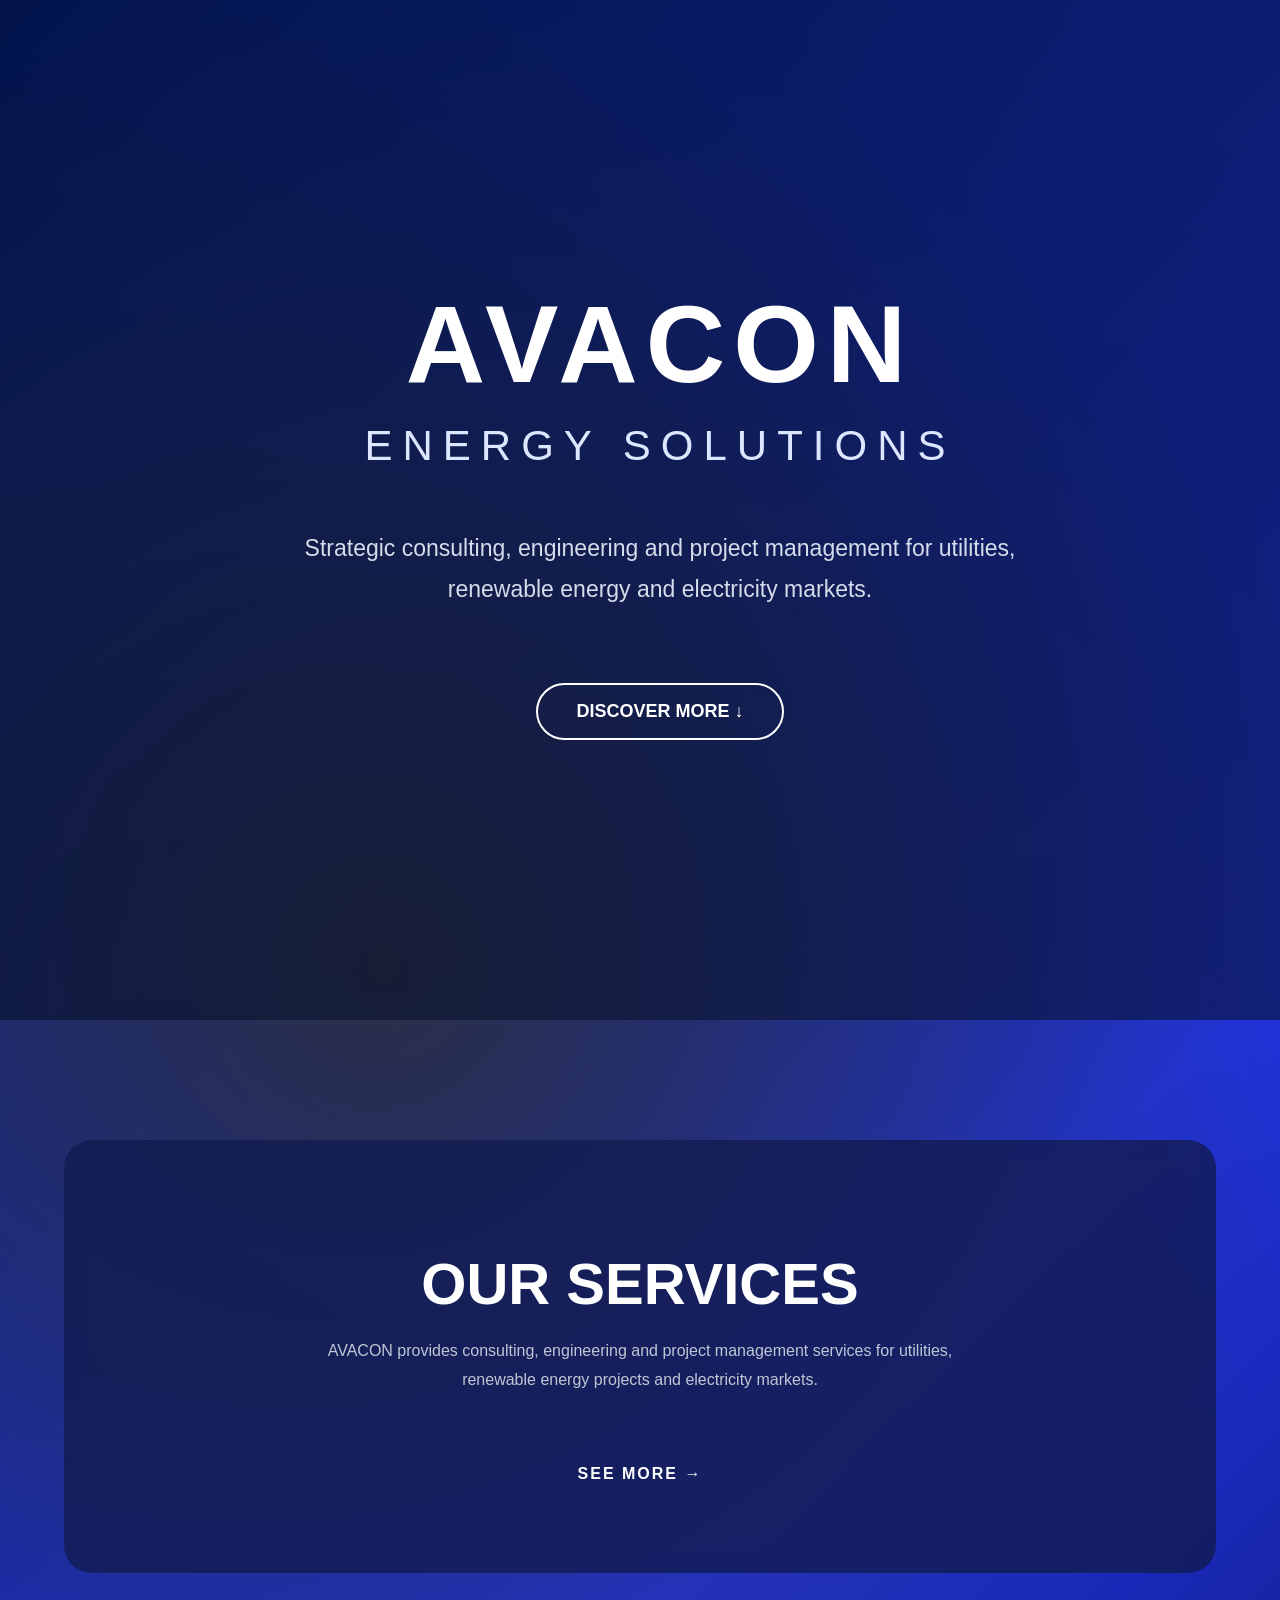
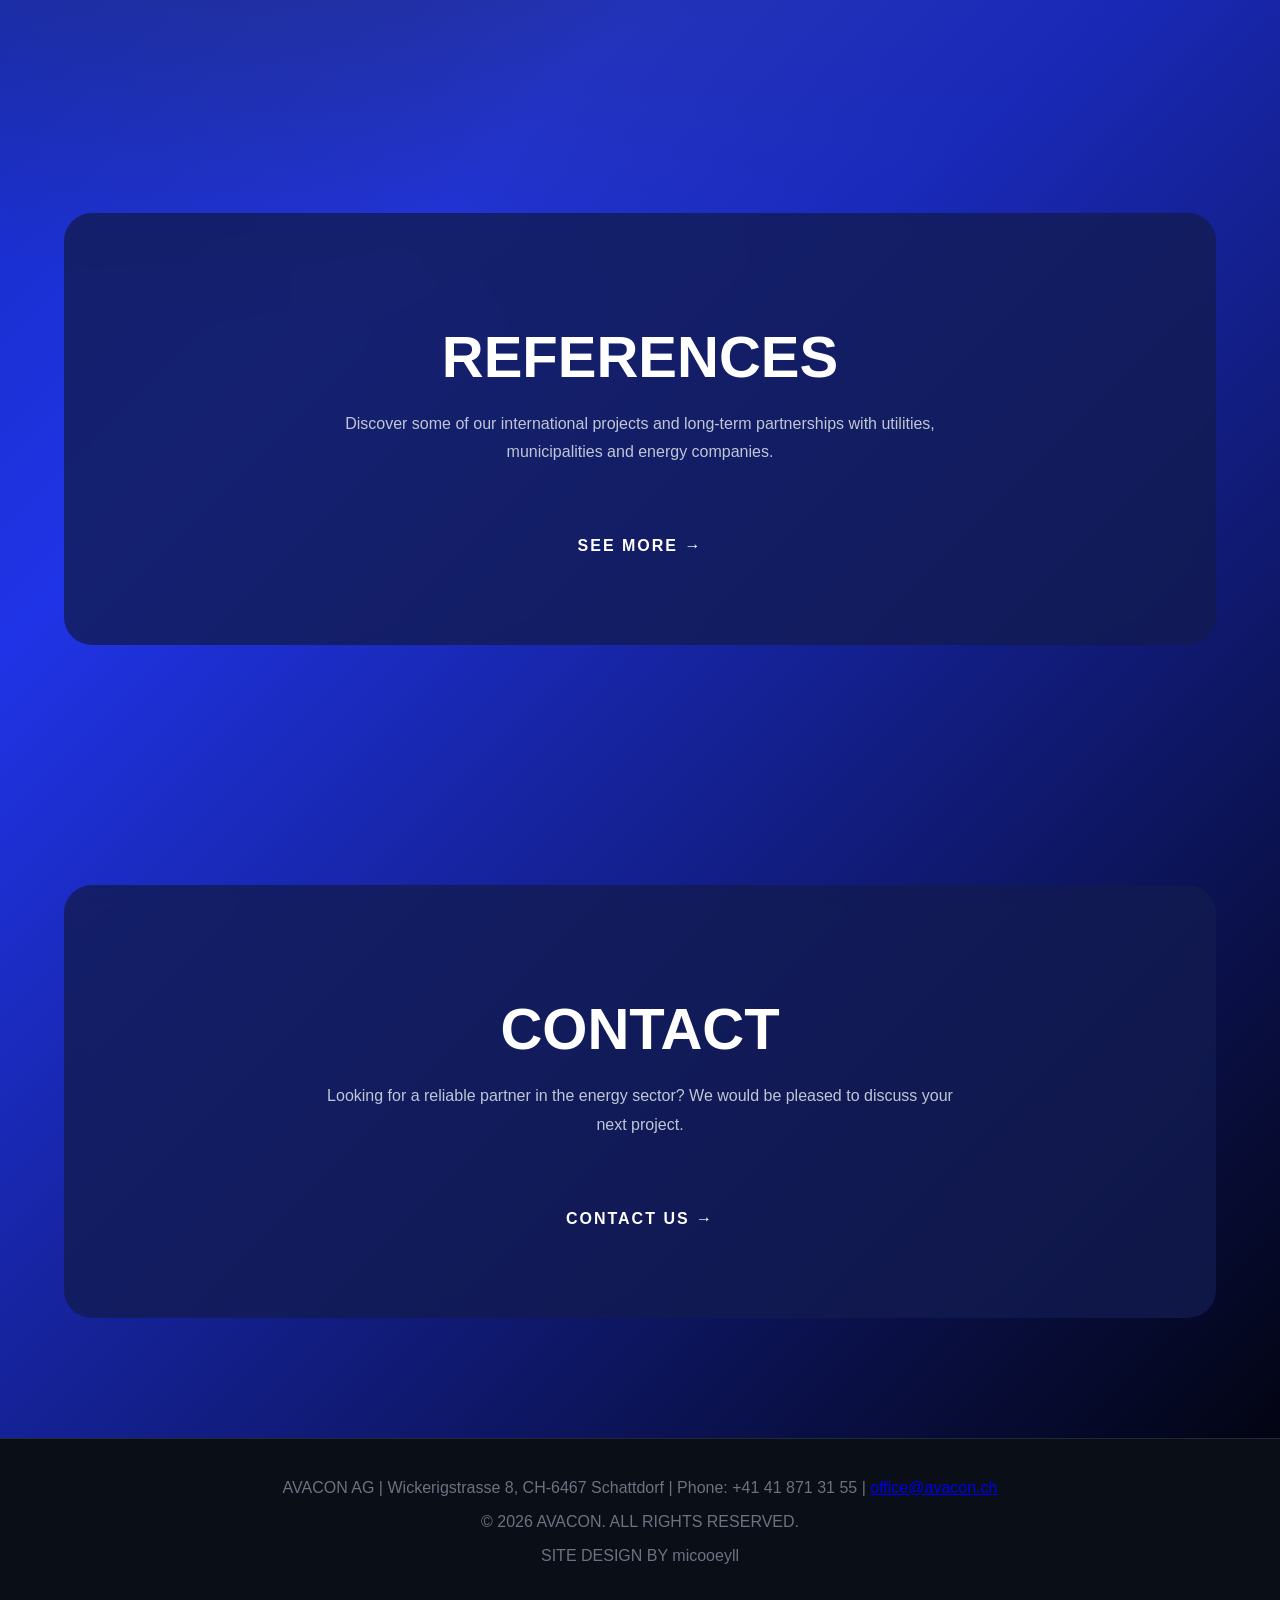
<file: index.html>
<!DOCTYPE html>
<html lang="en">

<head>
    <meta charset="UTF-8">
    <meta name="viewport" content="width=device-width, initial-scale=1.0">
    <title>AVACON | Home</title>
    <link rel="stylesheet" href="style.css">
    <link rel="icon" type="image/png" href="images/logo 2.png">
</head>

<body class="home-page">

<header>

    <div class="logo-container">
        <img src="images/logo.png" class="logo" alt="AVACON Logo">
    </div>

    <nav class="navbar">

        <ul class="nav-links">
            <li><a class="active" href="index.html">Home</a></li>
            <li><a href="services.html">Our Services</a></li>
            <li><a href="references.html">References</a></li>
            <li><a href="contact.html">Contact</a></li>
        </ul>

    </nav>

    <div class="lang-switcher">
        <a href="index.html" class="active">EN</a>
        <a href="indexde.html">DE</a>
    </div>

</header>


<main>

<!-- ================= HERO ================= -->

<section class="hero">

    <!-- Background Video -->
    <video class="hero-video" autoplay muted loop playsinline>
        <source src="images/avacon.mp4" type="video/mp4">
        Your browser does not support the video tag.
    </video>

    <!-- Dark Overlay -->
    <div class="hero-overlay"></div>

    <!-- Hero Content -->
    <div class="hero-content">

        <h1>AVACON</h1>

        <h2>ENERGY SOLUTIONS</h2>

        <p>
            Strategic consulting, engineering and project management
            for utilities, renewable energy and electricity markets.
        </p>

        <a href="#services-preview" class="scroll-btn">
            DISCOVER MORE ↓
        </a>
    </div>

</section>



<!-- ================= SERVICES ================= -->

<section id="services-preview" class="home-services reveal">

    <div class="preview-box">



        <h2>OUR SERVICES</h2>

        <p>
            AVACON provides consulting, engineering and project management
            services for utilities, renewable energy projects and electricity
            markets.
        </p>

        <a href="services.html">
            SEE MORE →
        </a>

    </div>

</section>


<!-- ================= REFERENCES ================= -->

<section id="references-preview" class="home-references reveal">

    <div class="preview-box">



        <h2>REFERENCES</h2>

        <p>
            Discover some of our international projects and long-term
            partnerships with utilities, municipalities and energy companies.
        </p>

        <a href="references.html">
            SEE MORE →
        </a>

    </div>

</section>



<!-- ================= CONTACT ================= -->

<section id="contact-preview" class="home-contact reveal">

    <div class="preview-box">



        <h2>CONTACT</h2>

        <p>
            Looking for a reliable partner in the energy sector?
            We would be pleased to discuss your next project.
        </p>

        <a href="contact.html">
            CONTACT US →
        </a>

    </div>

</section>

</main>

<footer>

    <div class="footer-content">

        <span>AVACON AG</span>
        <span>|</span>
        <span>Wickerigstrasse 8, CH-6467 Schattdorf</span>
        <span>|</span>
        <span>Phone: +41 41 871 31 55</span>
        <span>|</span>
        <span>
            <a href="mailto:office@avacon.ch">
                office@avacon.ch
            </a>
        </span>

    </div>

    <div class="footer-bottom">

        <p>© 2026 AVACON. ALL RIGHTS RESERVED.</p>

        <p>SITE DESIGN BY micooeyll</p>

    </div>

</footer>

<script src="script.js"></script>

</body>

</html>
</file>
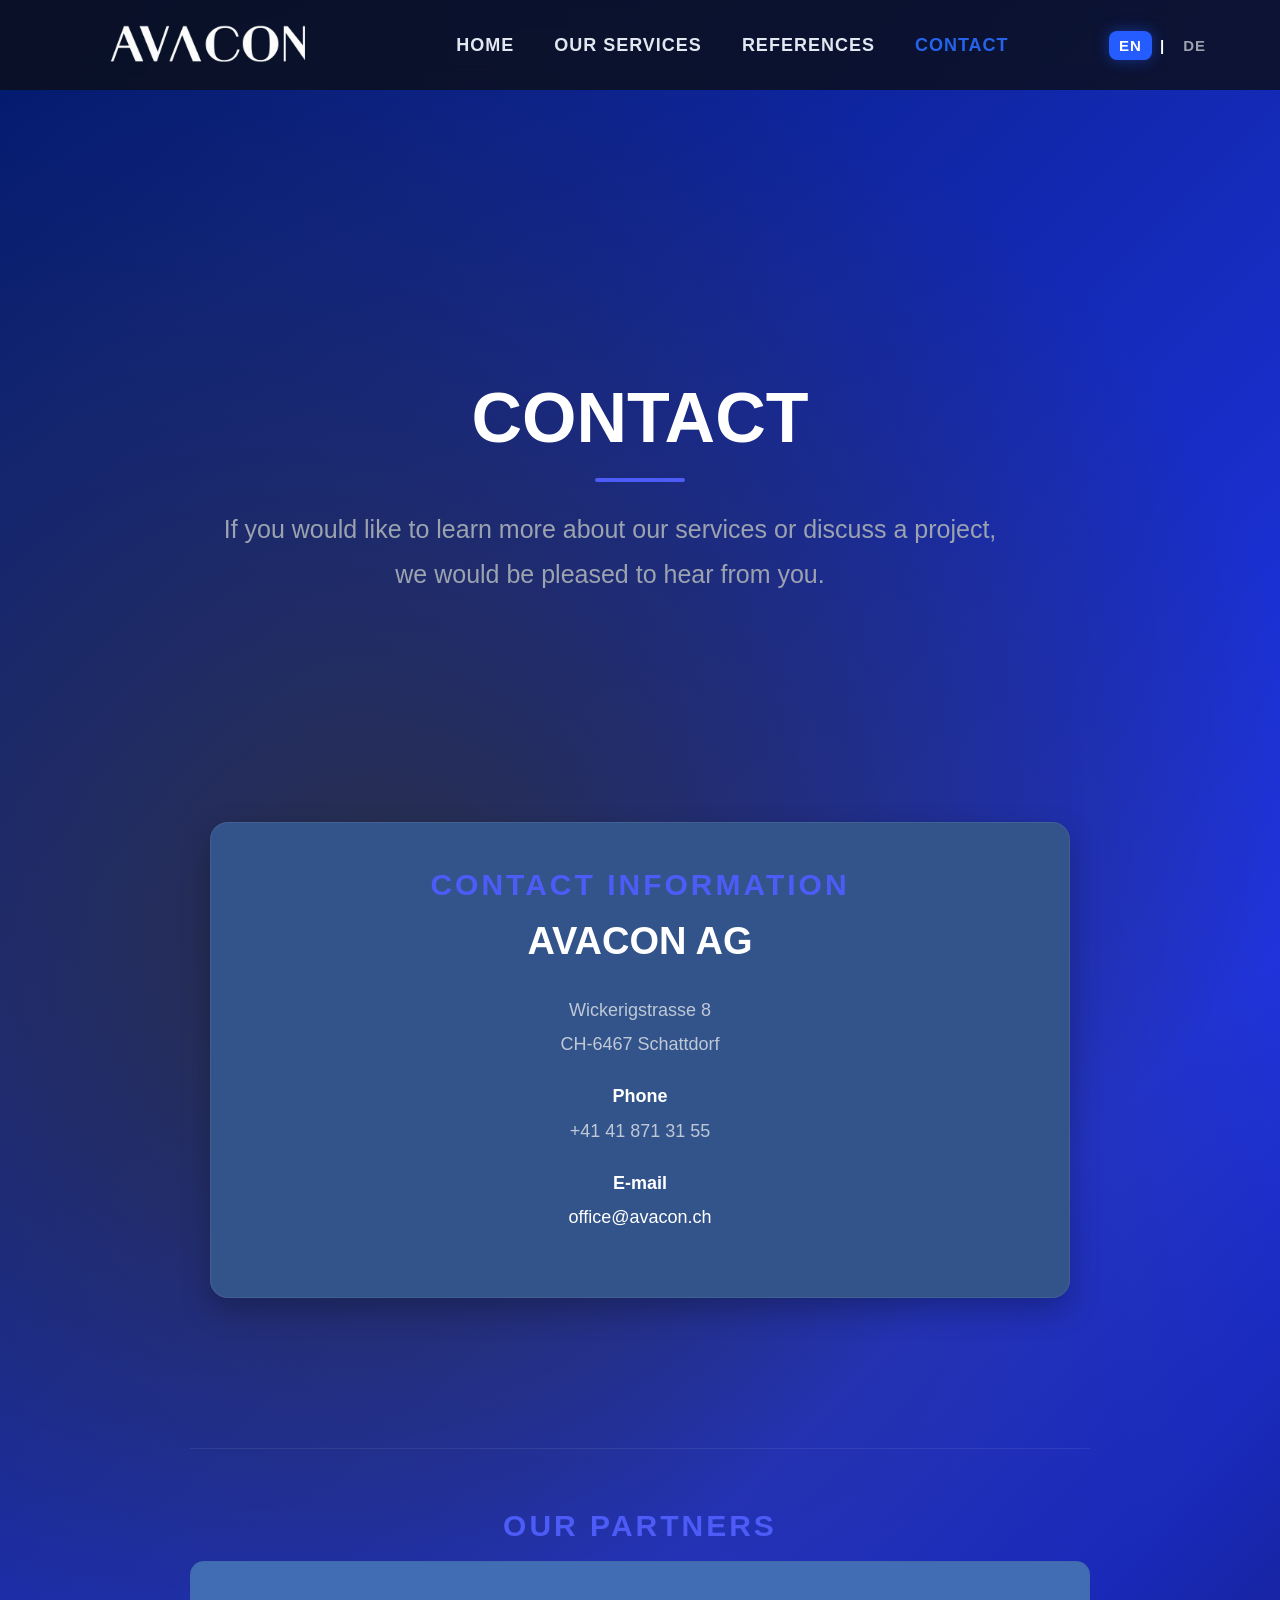
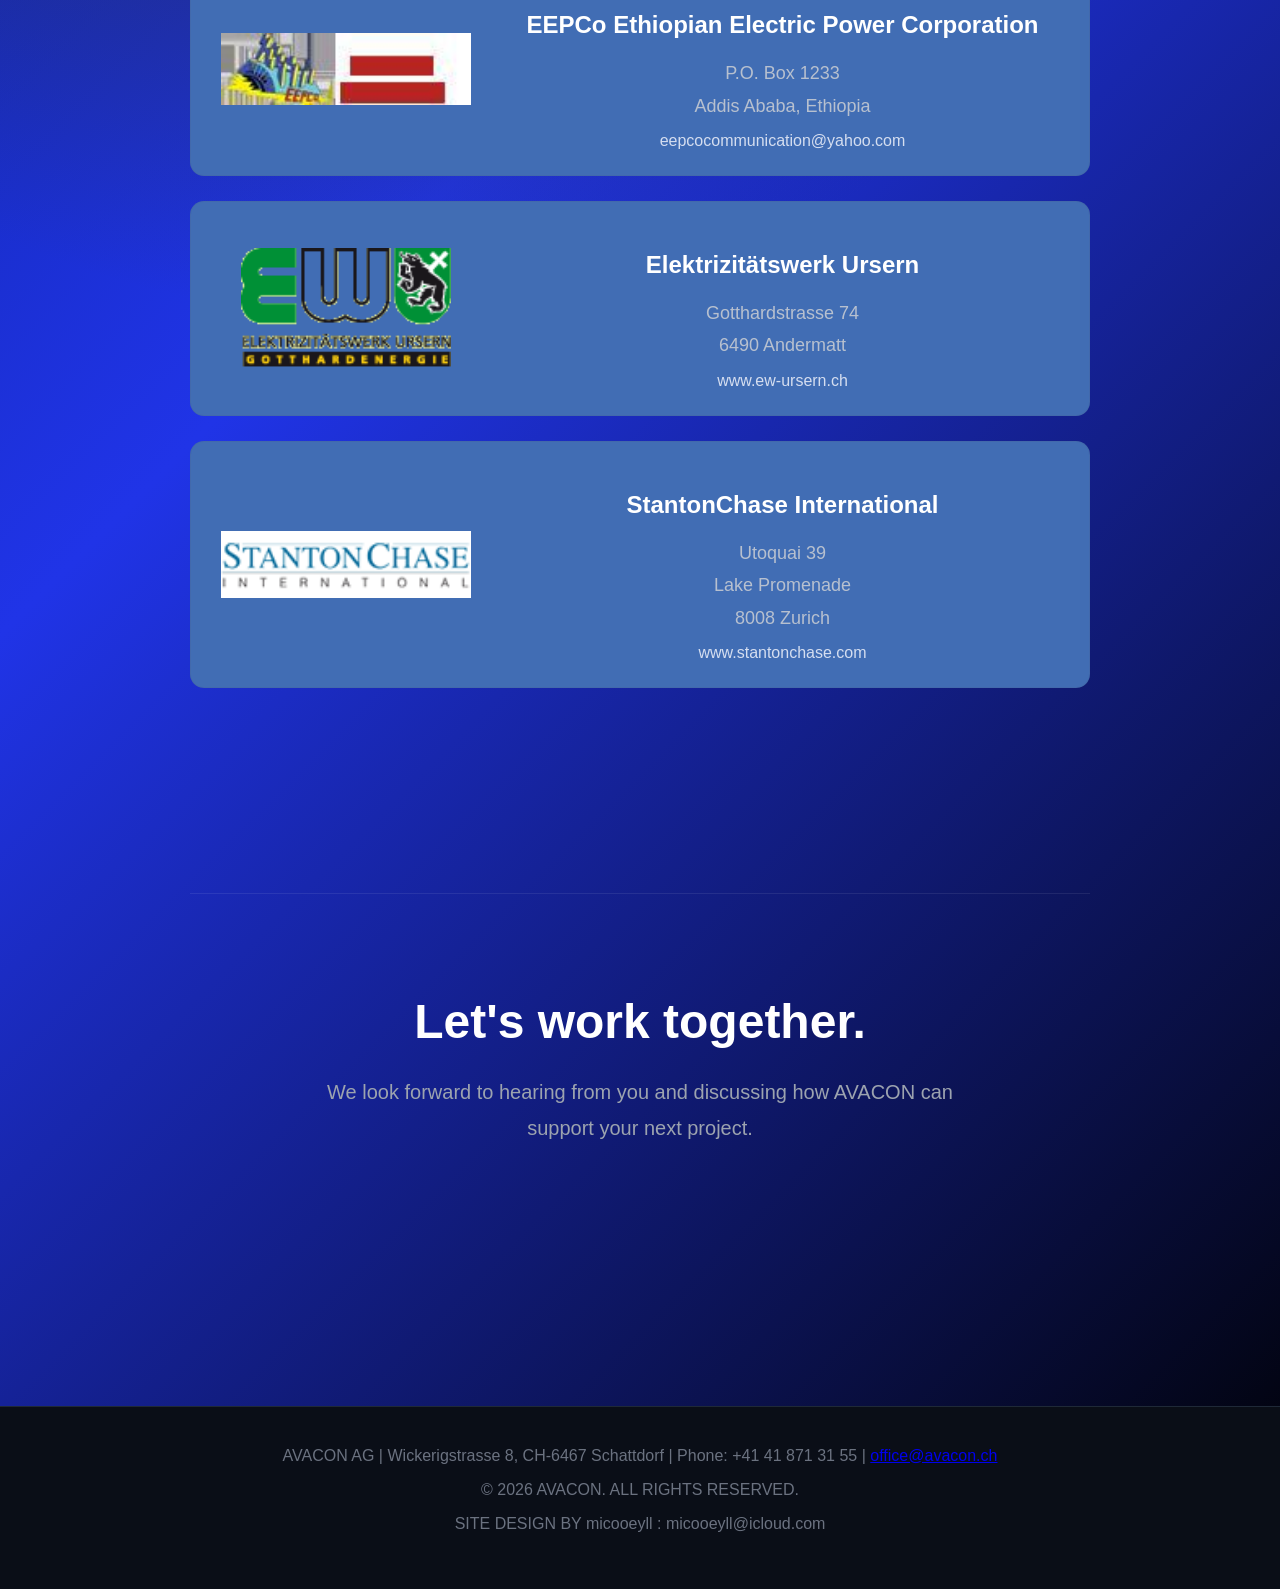
<file: contact.html>
<!DOCTYPE html>
<html lang="en">

<head>
    <meta charset="UTF-8">
    <meta name="viewport" content="width=device-width, initial-scale=1.0">
    <title>AVACON | Contact</title>
    <link rel="stylesheet" href="style.css">
    <link rel="icon" type="image/png" href="images/logo 2.png">
</head>

<body>

<header>

    <div class="logo-container">
        <img src="images/logo.png" class="logo" alt="Logo">
    </div>

    <nav class="navbar">
        <div class="menu-toggle" id="menu-toggle">&#9776;</div>

        <ul class="nav-links" id="nav-links">
            <li><a href="index.html">Home</a></li>
            <li><a href="services.html">Our Services</a></li>
            <li><a href="references.html">References</a></li>
            <li><a href="contact.html" class="active">Contact</a></li>
        </ul>
    </nav>

    <div class="lang-switcher">
        <a href="contact.html" class="active">EN</a> |
        <a href="contactde.html">DE</a>
    </div>

</header>


<main class="contact-page">

    <!-- HERO -->

    <section class="contact-hero">

        <h1 class="contact-title">
            CONTACT
        </h1>

        <div class="title-underline"></div>

        <p class="contact-subtitle">
            If you would like to learn more about our services or discuss a project,
            we would be pleased to hear from you.
        </p>

    </section>


    <!-- CONTACT -->

    <section class="contact-grid">

        <div class="contact-card">

            <span class="contact-label">CONTACT INFORMATION</span>

            <h2>AVACON AG</h2>

            <p>
                Wickerigstrasse 8<br>
                CH-6467 Schattdorf
            </p>

            <p>
                <strong>Phone</strong><br>
                +41 41 871 31 55
            </p>

            <p>
                <strong>E-mail</strong><br>
                <a href="mailto:office@avacon.ch">office@avacon.ch</a>
            </p>

        </div>

    </section>


    <!-- PARTNERS -->

    <section class="contact-section">

        <span class="contact-label">OUR PARTNERS</span>

        <div class="partner-card">

            <div class="partner-logo">
                <img src="images/link1.jpg" alt="EEPCo">
            </div>

            <div class="partner-content">

                <h3>EEPCo Ethiopian Electric Power Corporation</h3>

                <p>
                    P.O. Box 1233<br>
                    Addis Ababa, Ethiopia
                </p>

                <a href="mailto:eepcocommunication@yahoo.com">
                    eepcocommunication@yahoo.com
                </a>

            </div>

        </div>


        <div class="partner-card">

            <div class="partner-logo">
                <img src="images/link2.gif" alt="EW Ursern">
            </div>

            <div class="partner-content">

                <h3>Elektrizitätswerk Ursern</h3>

                <p>
                    Gotthardstrasse 74<br>
                    6490 Andermatt
                </p>

                <a href="https://www.ew-ursern.ch">
                    www.ew-ursern.ch
                </a>

            </div>

        </div>


        <div class="partner-card">

            <div class="partner-logo">
                <img src="images/link3.gif" alt="Stanton Chase">
            </div>

            <div class="partner-content">

                <h3>StantonChase International</h3>

                <p>
                    Utoquai 39<br>
                    Lake Promenade<br>
                    8008 Zurich
                </p>

                <a href="https://www.stantonchase.com">
                    www.stantonchase.com
                </a>

            </div>

        </div>

    </section>


    <!-- BOTTOM -->

    <section class="contact-bottom">

        <h2>Let's work together.</h2>

        <p>
            We look forward to hearing from you and discussing how AVACON can support your next project.
        </p>

    </section>

</main>


<footer>

    <div class="footer-content">
        <span>AVACON AG</span>
        <span>|</span>
        <span>Wickerigstrasse 8, CH-6467 Schattdorf</span>
        <span>|</span>
        <span>Phone: +41 41 871 31 55</span>
        <span>|</span>
        <span><a href="mailto:office@avacon.ch">office@avacon.ch</a></span>
    </div>

    <div class="footer-bottom">
        <p>© 2026 AVACON. ALL RIGHTS RESERVED.</p>
        <p>SITE DESIGN BY micooeyll : micooeyll@icloud.com</p>
    </div>

</footer>

</body>
</html>
</file>
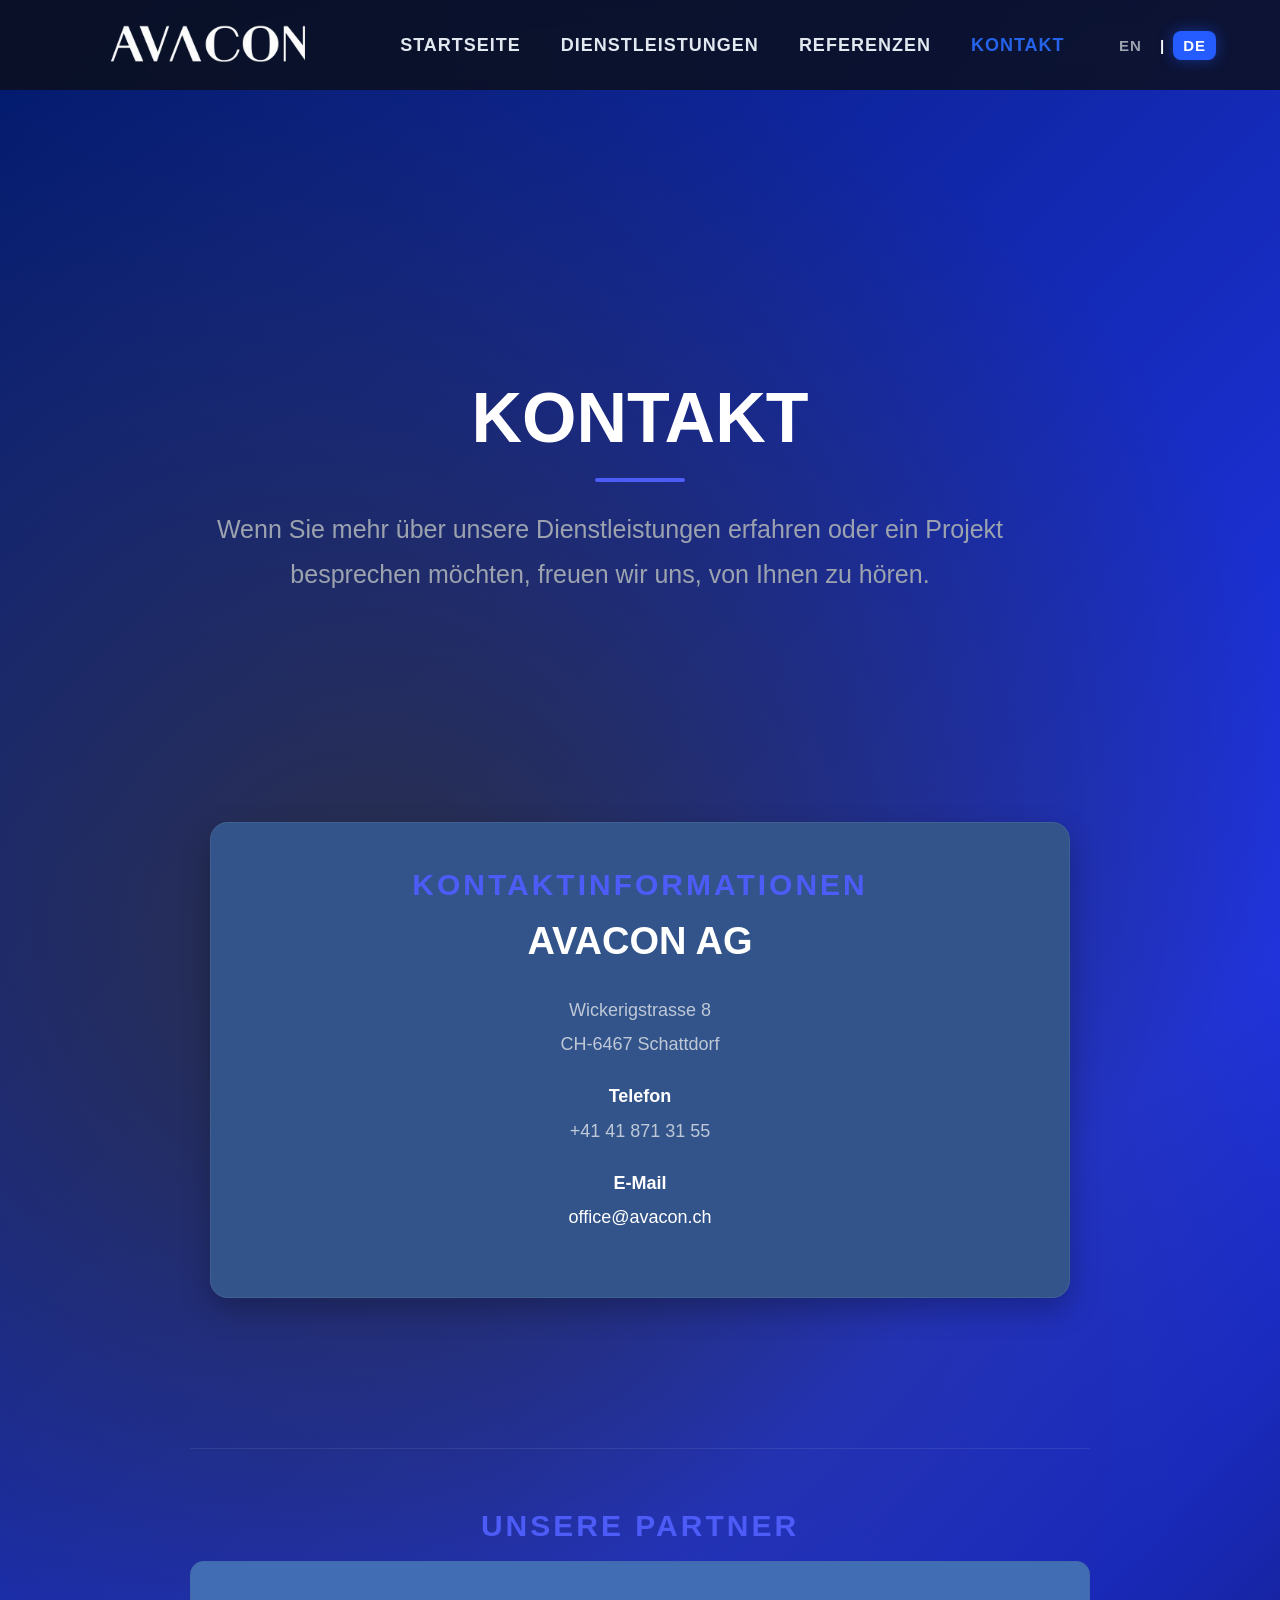
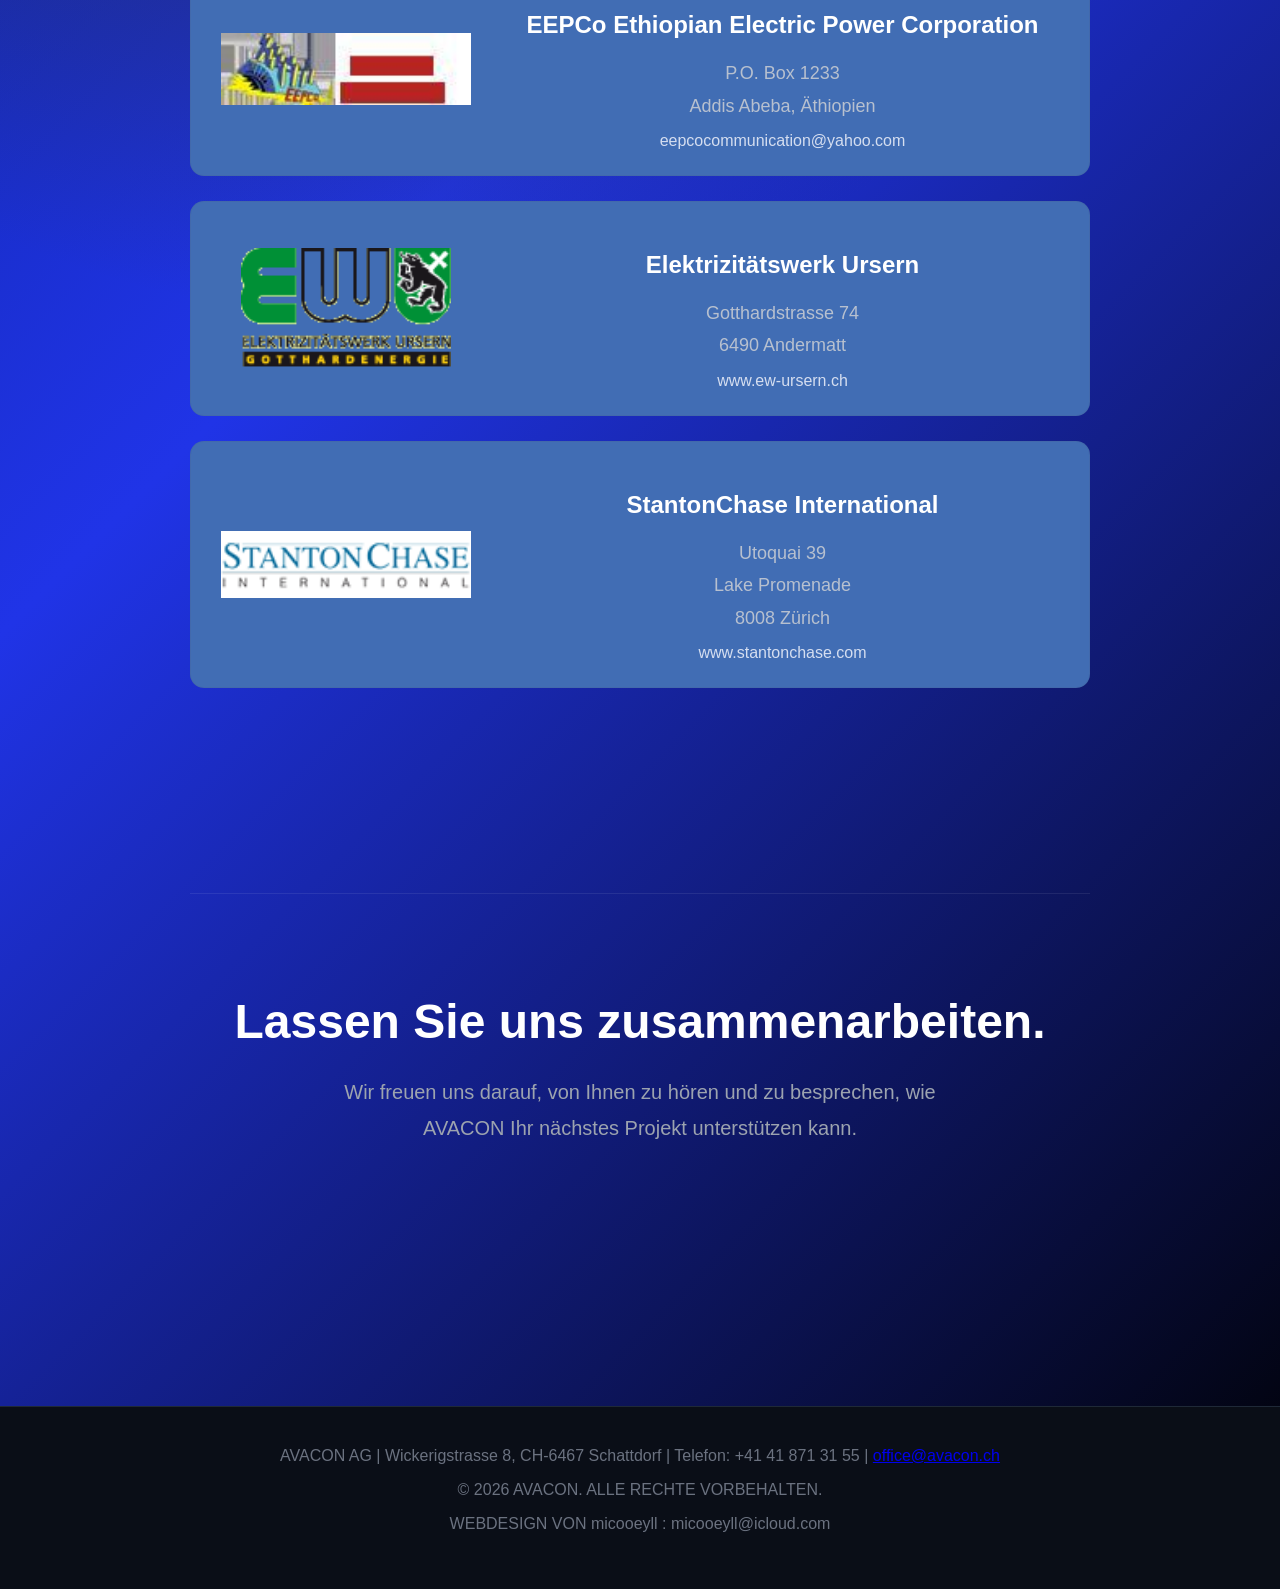
<file: contactde.html>
<!DOCTYPE html>
<html lang="de">

<head>
    <meta charset="UTF-8">
    <meta name="viewport" content="width=device-width, initial-scale=1.0">
    <title>AVACON | Kontakt</title>
    <link rel="stylesheet" href="style.css">
    <link rel="icon" type="image/png" href="images/logo 2.png">
</head>

<body>

<header>

    <div class="logo-container">
        <img src="images/logo.png" class="logo" alt="Logo">
    </div>

    <nav class="navbar">
        <div class="menu-toggle" id="menu-toggle">&#9776;</div>

        <ul class="nav-links" id="nav-links">
            <li><a href="indexde.html">Startseite</a></li>
            <li><a href="servicesde.html">Dienstleistungen</a></li>
            <li><a href="referencesde.html">Referenzen</a></li>
            <li><a href="contactde.html" class="active">Kontakt</a></li>
        </ul>
    </nav>

    <div class="lang-switcher">
        <a href="contact.html">EN</a> |
        <a href="contactde.html" class="active">DE</a>
    </div>

</header>


<main class="contact-page">

    <!-- HERO -->

    <section class="contact-hero">

        <h1 class="contact-title">
            KONTAKT
        </h1>

        <div class="title-underline"></div>

        <p class="contact-subtitle">
            Wenn Sie mehr über unsere Dienstleistungen erfahren oder ein Projekt besprechen möchten,
            freuen wir uns, von Ihnen zu hören.
        </p>

    </section>


    <!-- CONTACT -->

    <section class="contact-grid">

        <div class="contact-card">

            <span class="contact-label">KONTAKTINFORMATIONEN</span>

            <h2>AVACON AG</h2>

            <p>
                Wickerigstrasse 8<br>
                CH-6467 Schattdorf
            </p>

            <p>
                <strong>Telefon</strong><br>
                +41 41 871 31 55
            </p>

            <p>
                <strong>E-Mail</strong><br>
                <a href="mailto:office@avacon.ch">office@avacon.ch</a>
            </p>

        </div>

    </section>


    <!-- PARTNERS -->

    <section class="contact-section">

        <span class="contact-label">UNSERE PARTNER</span>

        <div class="partner-card">

            <div class="partner-logo">
                <img src="images/link1.jpg" alt="EEPCo">
            </div>

            <div class="partner-content">

                <h3>EEPCo Ethiopian Electric Power Corporation</h3>

                <p>
                    P.O. Box 1233<br>
                    Addis Abeba, Äthiopien
                </p>

                <a href="mailto:eepcocommunication@yahoo.com">
                    eepcocommunication@yahoo.com
                </a>

            </div>

        </div>


        <div class="partner-card">

            <div class="partner-logo">
                <img src="images/link2.gif" alt="EW Ursern">
            </div>

            <div class="partner-content">

                <h3>Elektrizitätswerk Ursern</h3>

                <p>
                    Gotthardstrasse 74<br>
                    6490 Andermatt
                </p>

                <a href="https://www.ew-ursern.ch">
                    www.ew-ursern.ch
                </a>

            </div>

        </div>


        <div class="partner-card">

            <div class="partner-logo">
                <img src="images/link3.gif" alt="Stanton Chase">
            </div>

            <div class="partner-content">

                <h3>StantonChase International</h3>

                <p>
                    Utoquai 39<br>
                    Lake Promenade<br>
                    8008 Zürich
                </p>

                <a href="https://www.stantonchase.com">
                    www.stantonchase.com
                </a>

            </div>

        </div>

    </section>


    <!-- BOTTOM -->

    <section class="contact-bottom">

        <h2>Lassen Sie uns zusammenarbeiten.</h2>

        <p>
            Wir freuen uns darauf, von Ihnen zu hören und zu besprechen, wie AVACON Ihr nächstes Projekt unterstützen kann.
        </p>

    </section>

</main>


<footer>

    <div class="footer-content">
        <span>AVACON AG</span>
        <span>|</span>
        <span>Wickerigstrasse 8, CH-6467 Schattdorf</span>
        <span>|</span>
        <span>Telefon: +41 41 871 31 55</span>
        <span>|</span>
        <span><a href="mailto:office@avacon.ch">office@avacon.ch</a></span>
    </div>

    <div class="footer-bottom">
        <p>© 2026 AVACON. ALLE RECHTE VORBEHALTEN.</p>
        <p>WEBDESIGN VON micooeyll : micooeyll@icloud.com</p>
    </div>

</footer>

</body>
</html>
</file>
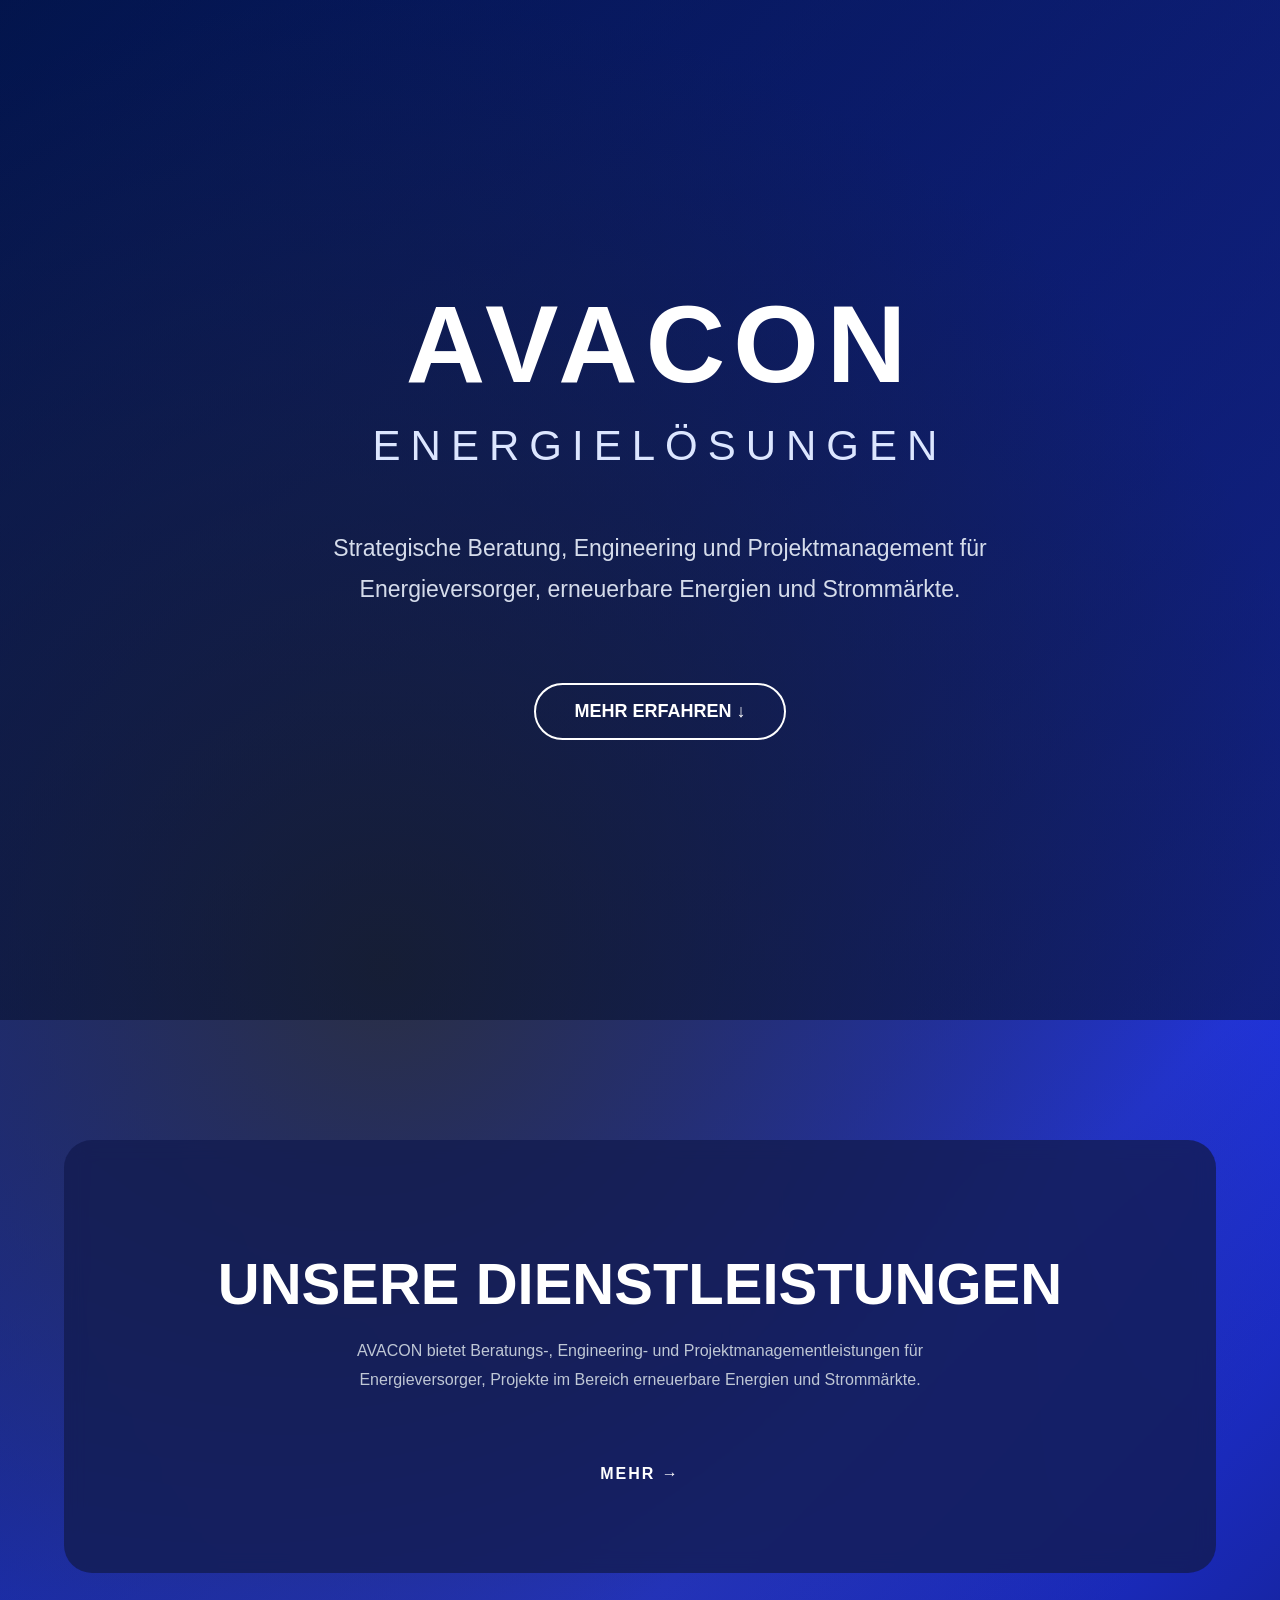
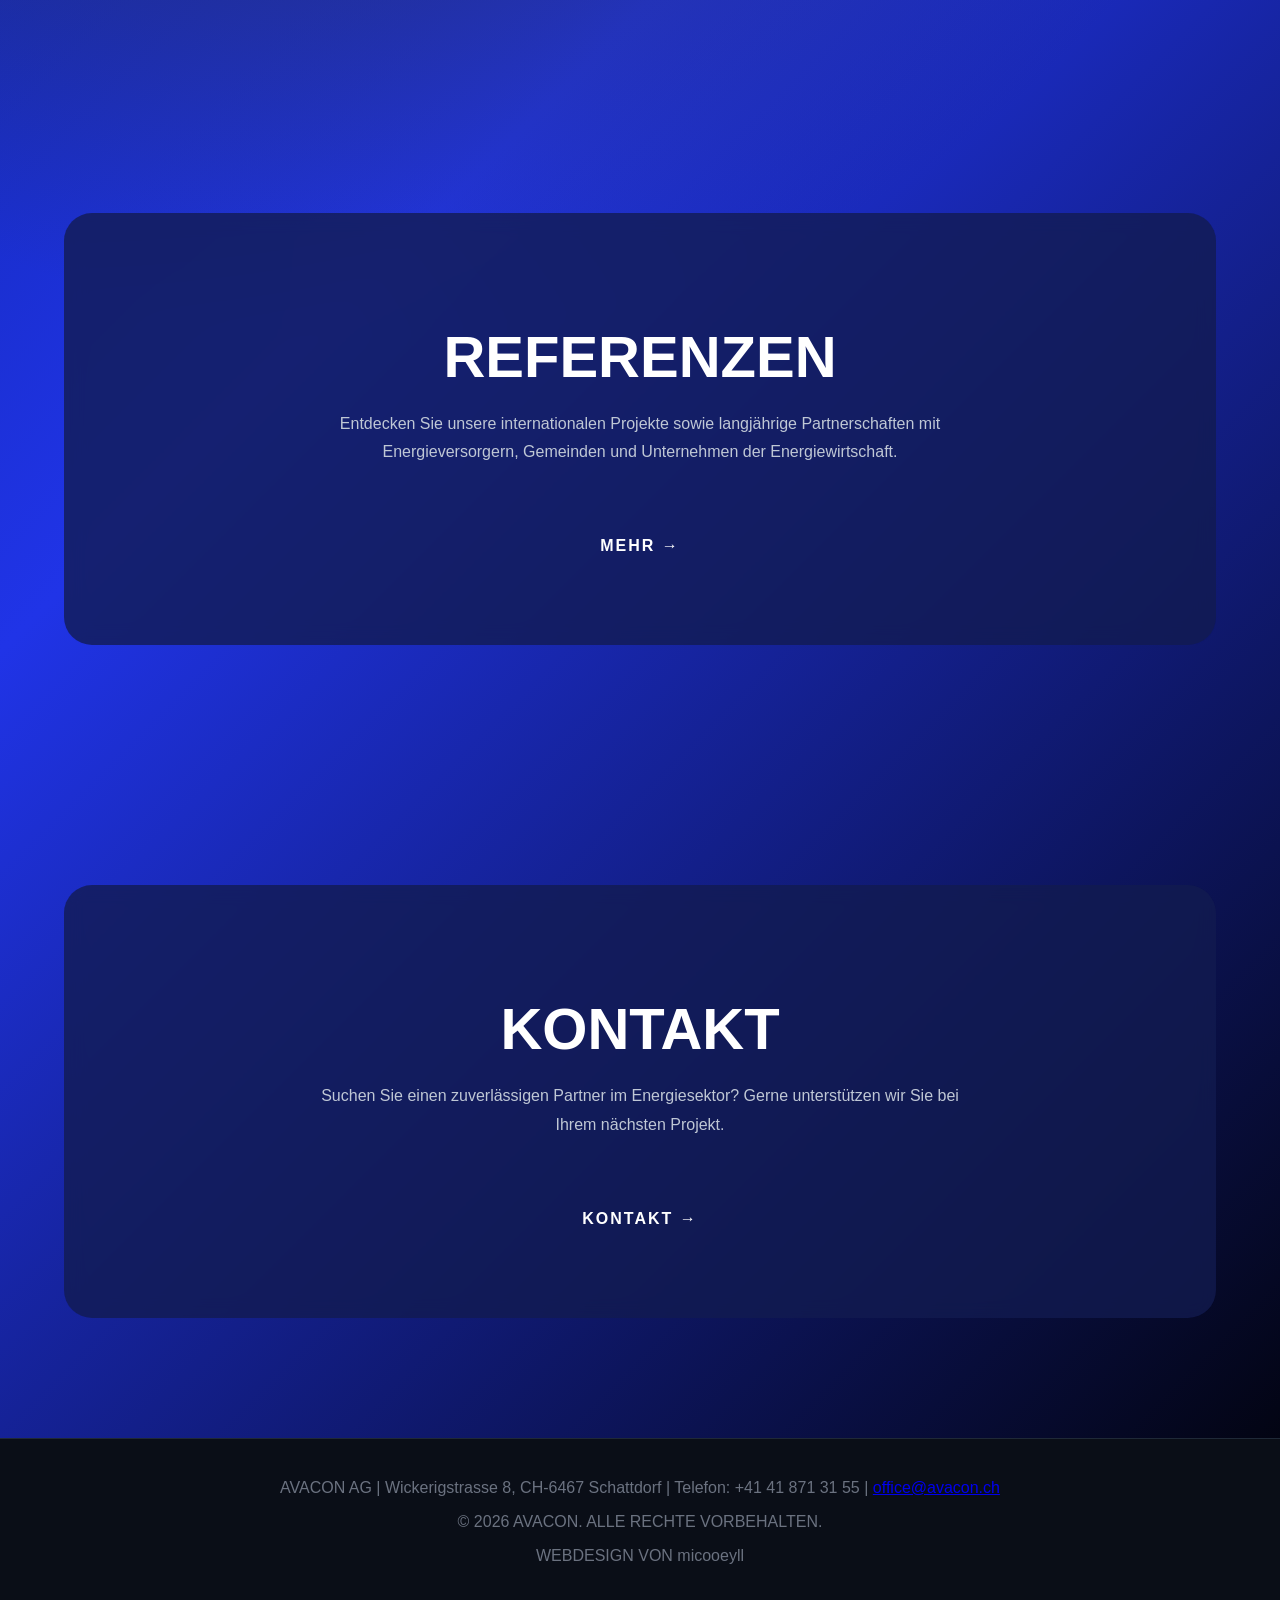
<file: indexde.html>
<!DOCTYPE html>
<html lang="de">

<head>
    <meta charset="UTF-8">
    <meta name="viewport" content="width=device-width, initial-scale=1.0">
    <title>AVACON | Startseite</title>
    <link rel="stylesheet" href="style.css">
    <link rel="icon" type="image/png" href="images/logo 2.png">
</head>

<body class="home-page">

<header>

    <div class="logo-container">
        <img src="images/logo.png" class="logo" alt="AVACON Logo">
    </div>

    <nav class="navbar">

        <ul class="nav-links">
            <li><a class="active" href="indexde.html">Startseite</a></li>
            <li><a href="servicesde.html">Dienstleistungen</a></li>
            <li><a href="referencesde.html">Referenzen</a></li>
            <li><a href="contactde.html">Kontakt</a></li>
        </ul>

    </nav>

    <div class="lang-switcher">
        <a href="index.html">EN</a>
        <a href="indexde.html" class="active">DE</a>
    </div>

</header>

<main>

<!-- ================= HERO ================= -->

<section class="hero">

    <video class="hero-video" autoplay muted loop playsinline>
        <source src="images/avacon.mp4" type="video/mp4">
        Ihr Browser unterstützt das Video-Tag nicht.
    </video>

    <div class="hero-overlay"></div>

    <div class="hero-content">

        <h1>AVACON</h1>

        <h2>ENERGIELÖSUNGEN</h2>

        <p>
            Strategische Beratung, Engineering und Projektmanagement
            für Energieversorger, erneuerbare Energien und Strommärkte.
        </p>

        <a href="#services-preview" class="scroll-btn">
            MEHR ERFAHREN ↓
        </a>

    </div>

</section>



<!-- ================= SERVICES ================= -->

<section id="services-preview" class="home-services reveal">

    <div class="preview-box">

        <h2>UNSERE DIENSTLEISTUNGEN</h2>

        <p>
            AVACON bietet Beratungs-, Engineering- und
            Projektmanagementleistungen für Energieversorger,
            Projekte im Bereich erneuerbare Energien
            und Strommärkte.
        </p>

        <a href="servicesde.html">
            MEHR →
        </a>

    </div>

</section>



<!-- ================= REFERENCES ================= -->

<section id="references-preview" class="home-references reveal">

    <div class="preview-box">

        <h2>REFERENZEN</h2>

        <p>
            Entdecken Sie unsere internationalen Projekte
            sowie langjährige Partnerschaften mit
            Energieversorgern, Gemeinden und Unternehmen
            der Energiewirtschaft.
        </p>

        <a href="referencesde.html">
            MEHR →
        </a>

    </div>

</section>



<!-- ================= CONTACT ================= -->

<section id="contact-preview" class="home-contact reveal">

    <div class="preview-box">

        <h2>KONTAKT</h2>

        <p>
            Suchen Sie einen zuverlässigen Partner
            im Energiesektor?
            Gerne unterstützen wir Sie
            bei Ihrem nächsten Projekt.
        </p>

        <a href="contactde.html">
            KONTAKT →
        </a>

    </div>

</section>

</main>

<footer>

    <div class="footer-content">

        <span>AVACON AG</span>
        <span>|</span>
        <span>Wickerigstrasse 8, CH-6467 Schattdorf</span>
        <span>|</span>
        <span>Telefon: +41 41 871 31 55</span>
        <span>|</span>
        <span>
            <a href="mailto:office@avacon.ch">
                office@avacon.ch
            </a>
        </span>

    </div>

    <div class="footer-bottom">

        <p>© 2026 AVACON. ALLE RECHTE VORBEHALTEN.</p>

        <p>WEBDESIGN VON micooeyll</p>

    </div>

</footer>

<script src="script.js"></script>

</body>

</html>
</file>
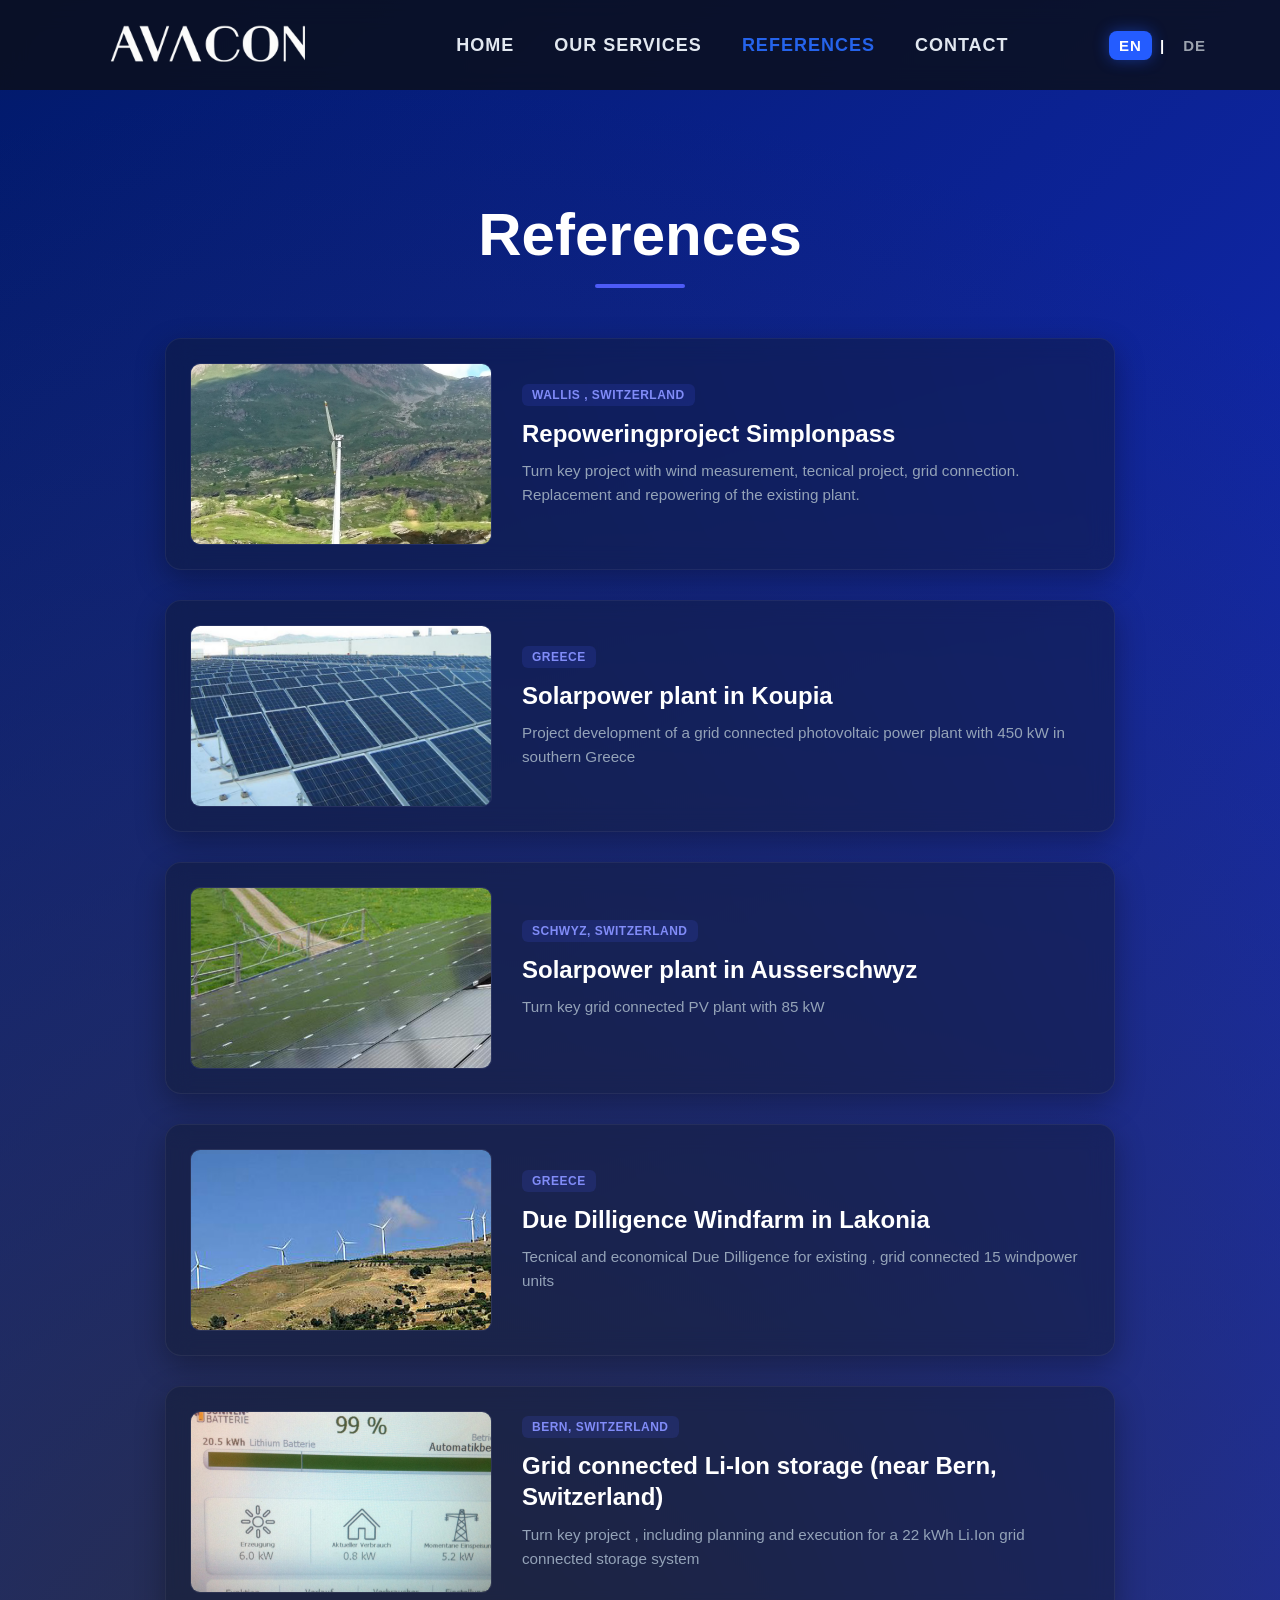
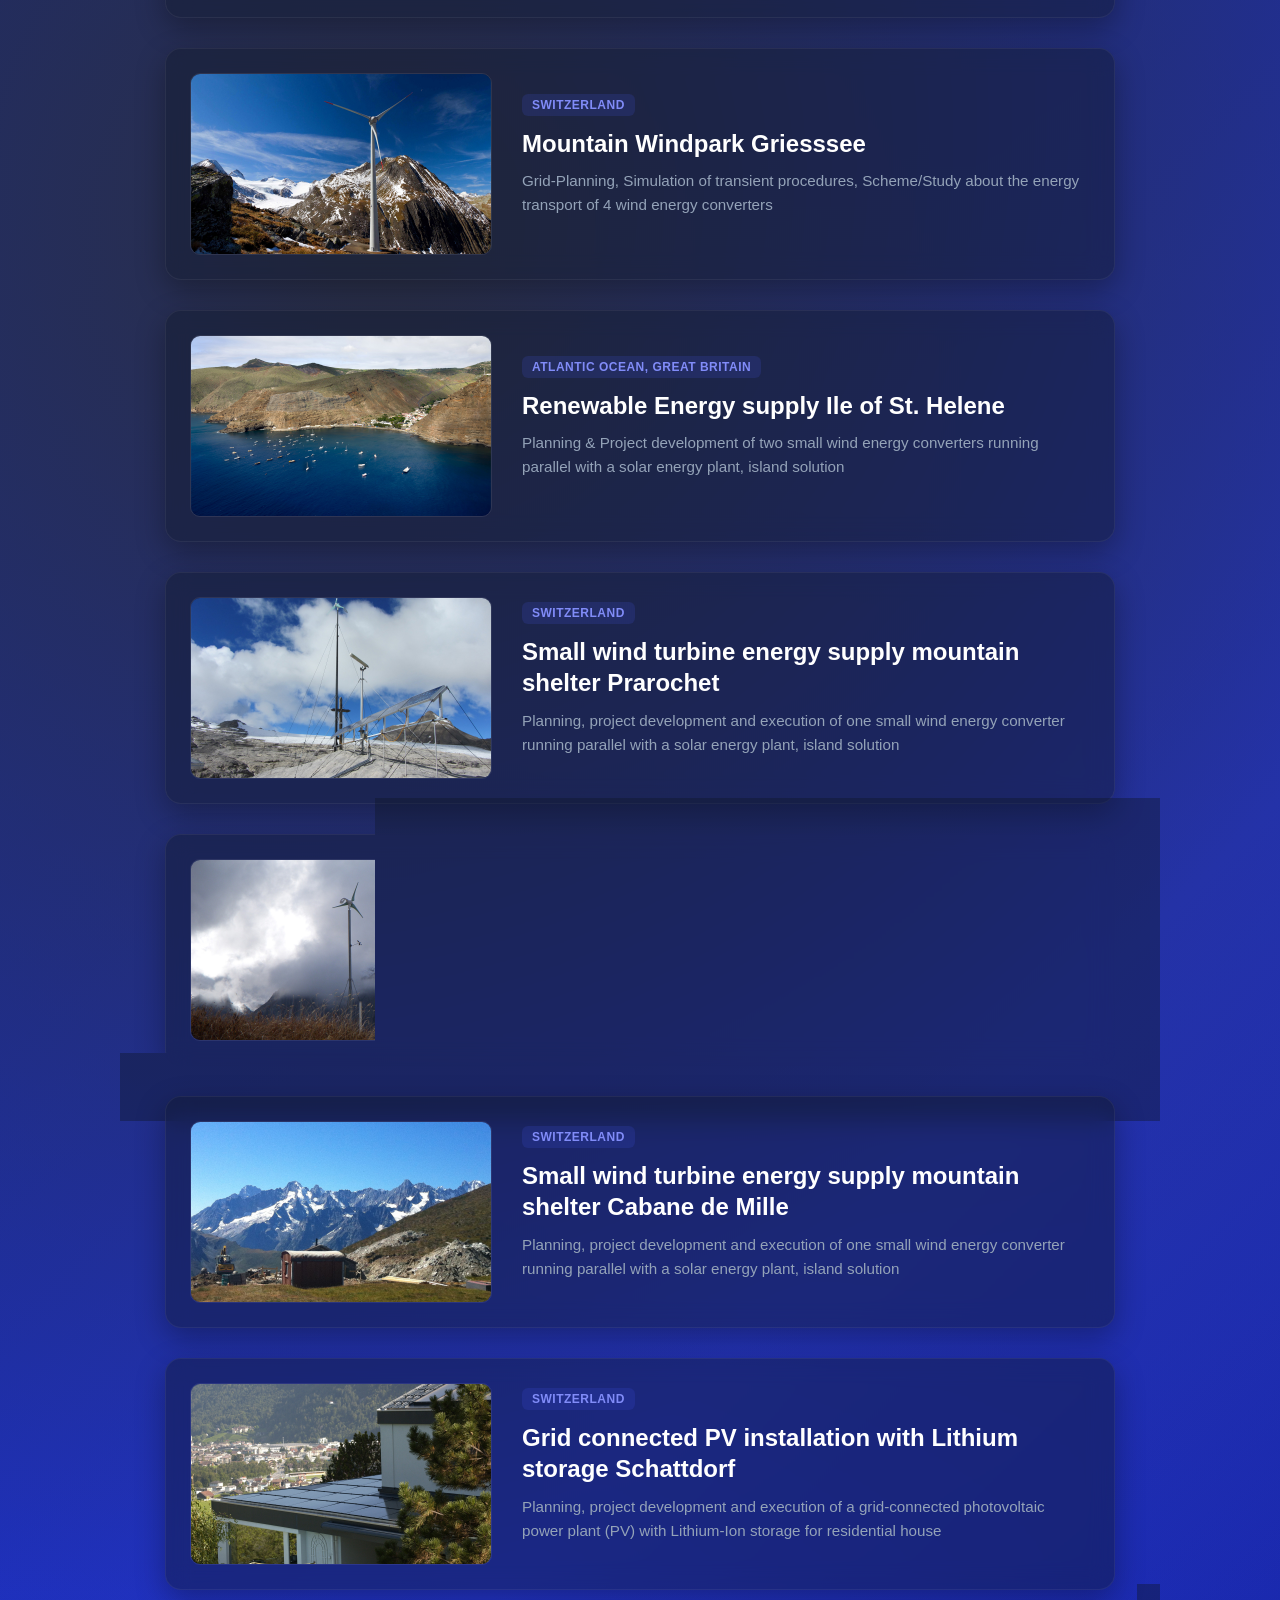
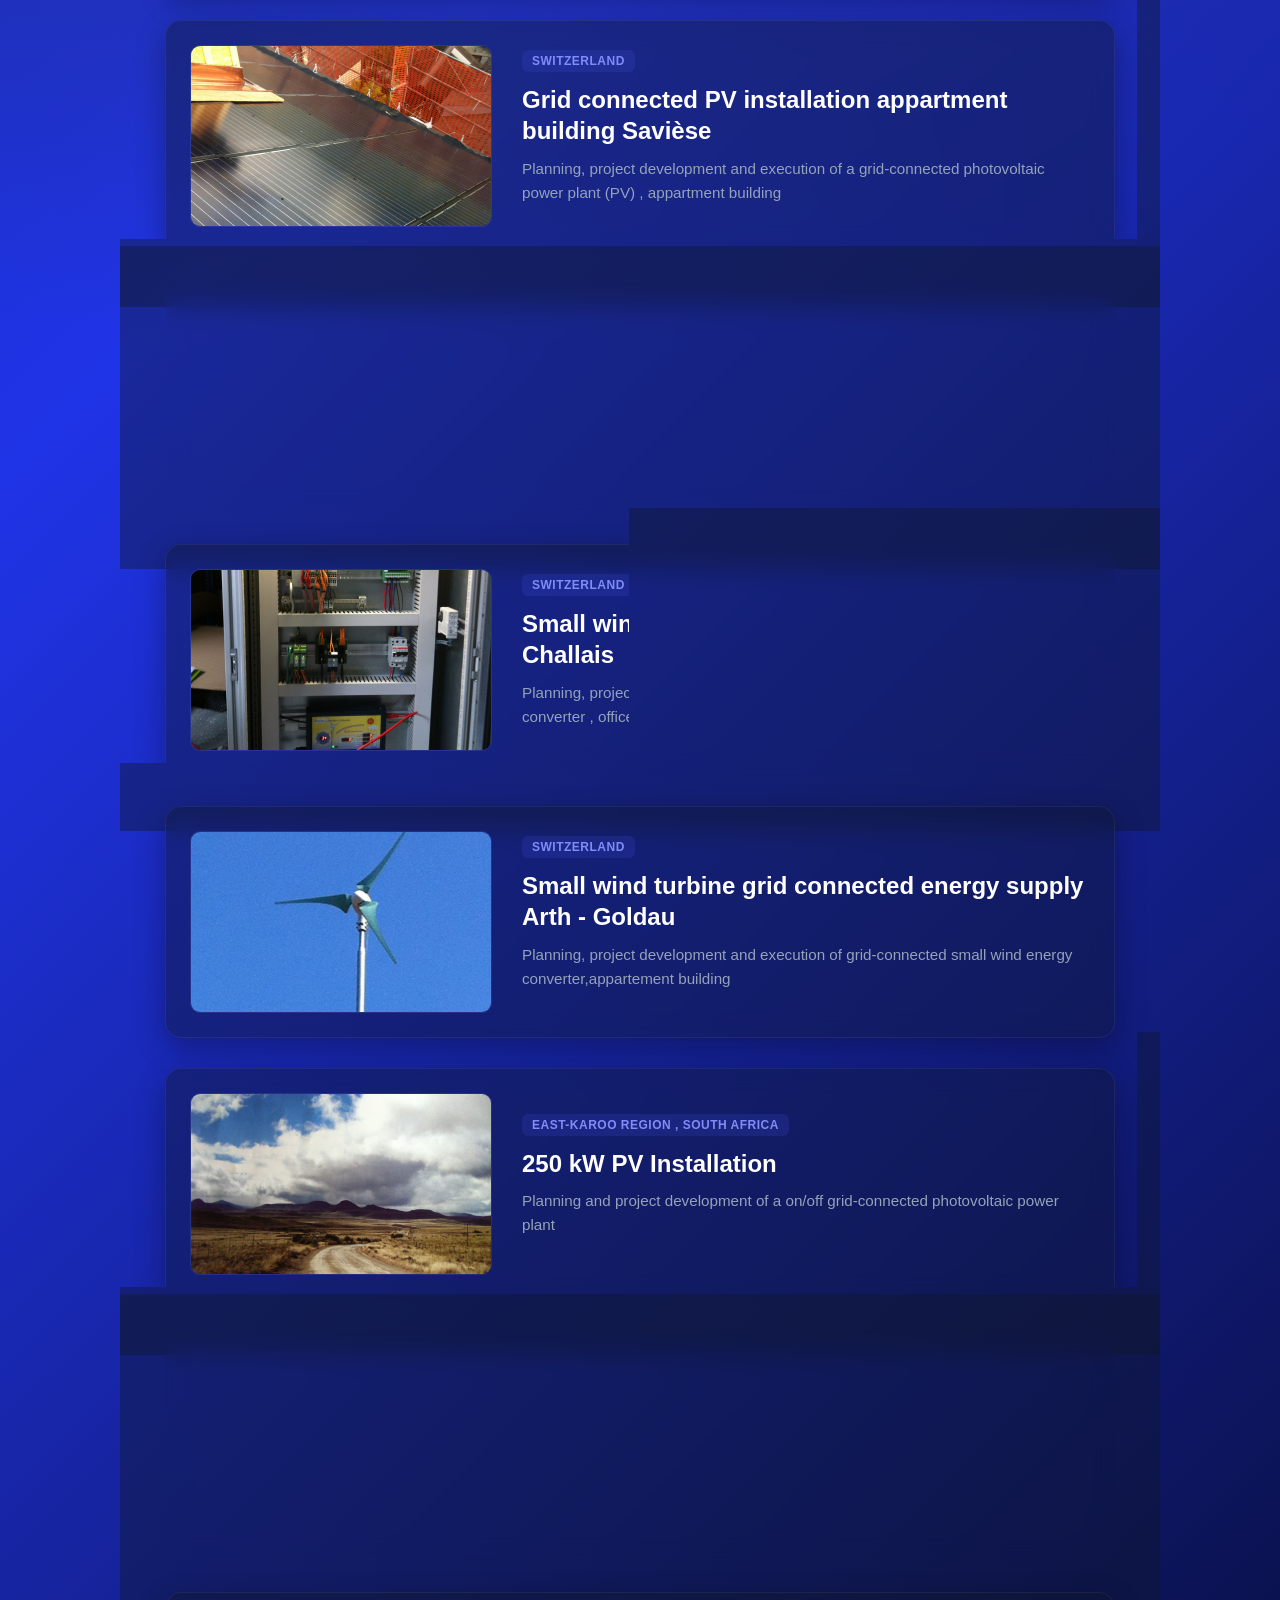
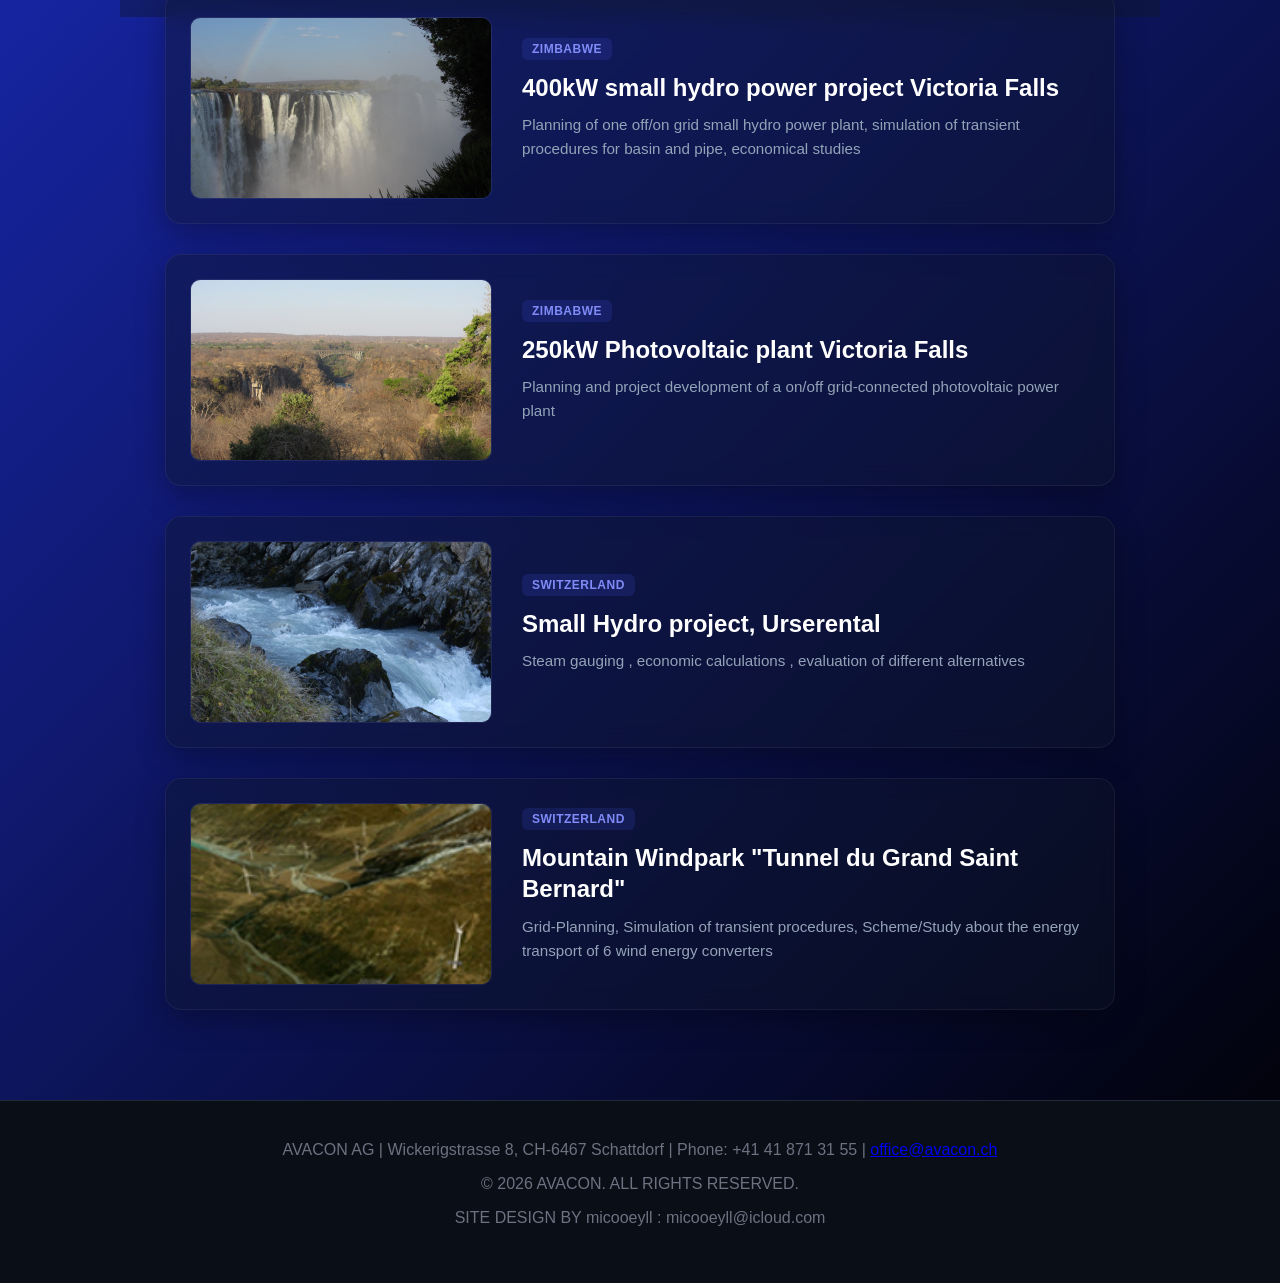
<file: references.html>
<!DOCTYPE html>
<html lang="en">

<head>
    <meta charset="UTF-8">
    <meta name="viewport" content="width=device-width, initial-scale=1.0">
    <title>AVACON | References</title>
    <link rel="stylesheet" href="style.css">
    <link rel="icon" type="image/png" href="images/logo 2.png">
</head>

<body>

<header>

    <div class="logo-container">
        <img src="images/logo.png" class="logo" alt="Logo">
    </div>

    <nav class="navbar">
        <div class="menu-toggle" id="menu-toggle">&#9776;</div>

        <ul class="nav-links" id="nav-links">
            <li><a href="index.html">Home</a></li>
            <li><a href="services.html">Our Services</a></li>
            <li><a href="references.html" class="active">References</a></li>
            <li><a href="contact.html">Contact</a></li>
        </ul>
    </nav>

    <div class="lang-switcher">
        <a href="references.html" class="active" >EN</a> |
        <a href="referencesde.html" >DE</a>
    </div>

</header>

<main>

<section class="past-events-gallery">

    <div class="section-title">
        <h2>References</h2>
        <div class="title-underline"></div>
    </div>

        <div class="blog-frame-container">

            <div class="blog-image-wrapper">
                <img src="images/reference1.jpg" alt="Reference Image" class="blog-frame-image">
            </div>

            <div class="blog-content-wrapper">
                <span class="blog-meta-tag"> Wallis , Switzerland</span>
                <h3 class="blog-frame-title">Repoweringproject Simplonpass </h3>
                <p class="blog-frame-text">
                    Turn key project with wind measurement, tecnical project, grid connection. Replacement and repowering of the existing plant.
                </p>
            </div>

        </div>


        <div class="blog-frame-container">

            <div class="blog-image-wrapper">
                <img src="images/reference2.jpg" alt="Reference Image" class="blog-frame-image">
            </div>

            <div class="blog-content-wrapper">
                <span class="blog-meta-tag">Greece</span>
                <h3 class="blog-frame-title"> Solarpower plant in Koupia </h3>
                <p class="blog-frame-text">
                    Project development of a grid connected photovoltaic power plant with 450 kW in southern Greece
                </p>
            </div>

        </div>


        <div class="blog-frame-container">

            <div class="blog-image-wrapper">
                <img src="images/reference3.jpg" alt="Reference Image" class="blog-frame-image">
            </div>

            <div class="blog-content-wrapper">
                <span class="blog-meta-tag"> Schwyz, Switzerland</span>
                <h3 class="blog-frame-title">Solarpower plant in Ausserschwyz </h3>
                <p class="blog-frame-text">
                    Turn key grid connected PV plant with 85 kW
                </p>
            </div>

        </div>

        <div class="blog-frame-container">

            <div class="blog-image-wrapper">
                <img src="images/reference4.jpg" alt="Reference Image" class="blog-frame-image">
            </div>

            <div class="blog-content-wrapper">
                <span class="blog-meta-tag">Greece</span>
                <h3 class="blog-frame-title"> Due Dilligence Windfarm in Lakonia </h3>
                <p class="blog-frame-text">
                    Tecnical and economical Due Dilligence for existing , grid connected 15 windpower units
                </p>
            </div>

        </div>


        <div class="blog-frame-container">

            <div class="blog-image-wrapper">
                <img src="images/reference5.jpg" alt="Reference Image" class="blog-frame-image">
            </div>

            <div class="blog-content-wrapper">
                <span class="blog-meta-tag">Bern, Switzerland</span>
                <h3 class="blog-frame-title"> Grid connected Li-Ion storage (near Bern, Switzerland) </h3>
                <p class="blog-frame-text">
                    Turn key project , including planning and execution for a 22 kWh Li.Ion grid connected storage system
                </p>
            </div>

        </div>



        <div class="blog-frame-container">

            <div class="blog-image-wrapper">
                <img src="images/reference6.jpg" alt="Reference Image" class="blog-frame-image">
            </div>

            <div class="blog-content-wrapper">
                <span class="blog-meta-tag">Switzerland</span>
                <h3 class="blog-frame-title"> Mountain Windpark Griesssee </h3>
                <p class="blog-frame-text">
                    Grid-Planning, Simulation of transient procedures, Scheme/Study about the energy transport of 4 wind energy converters
                </p>
            </div>

        </div>


                <div class="blog-frame-container">

            <div class="blog-image-wrapper">
                <img src="images/reference7.jpg" alt="Reference Image" class="blog-frame-image">
            </div>

            <div class="blog-content-wrapper">
                <span class="blog-meta-tag">Atlantic Ocean, Great Britain</span>
                <h3 class="blog-frame-title"> Renewable Energy supply Ile of St. Helene </h3>
                <p class="blog-frame-text">
                    Planning & Project development of two small wind energy converters running parallel with a solar energy plant, island solution
                </p>
            </div>

        </div>

                <div class="blog-frame-container">

            <div class="blog-image-wrapper">
                <img src="images/reference8.jpg" alt="Reference Image" class="blog-frame-image">
            </div>

            <div class="blog-content-wrapper">
                <span class="blog-meta-tag">Switzerland</span>
                <h3 class="blog-frame-title"> Small wind turbine energy supply mountain shelter Prarochet </h3>
                <p class="blog-frame-text">
                    Planning, project development and execution of one small wind energy converter running parallel with a solar energy plant, island solution
                </p>
            </div>

        </div>

                <div class="blog-frame-container">

            <div class="blog-image-wrapper">
                <img src="images/reference9.jpg" alt="Reference Image" class="blog-frame-image">
            </div>

            <div class="blog-content-wrapper">
                <span class="blog-meta-tag">Switzerland</span>
                <h3 class="blog-frame-title"> Small wind turbine grid connected energy supply Mountain Abbey Grand Saint Bernard </h3>
                <p class="blog-frame-text">
                    Planning, project development and execution of grid-connected small wind energy converter
                </p>
            </div>

        </div>

                <div class="blog-frame-container">

            <div class="blog-image-wrapper">
                <img src="images/reference10.jpg" alt="Reference Image" class="blog-frame-image">
            </div>

            <div class="blog-content-wrapper">
                <span class="blog-meta-tag">Switzerland</span>
                <h3 class="blog-frame-title"> Small wind turbine energy supply mountain shelter Cabane de Mille </h3>
                <p class="blog-frame-text">
                    Planning, project development and execution of one small wind energy converter running parallel with a solar energy plant, island solution
                </p>
            </div>

        </div>

                <div class="blog-frame-container">

            <div class="blog-image-wrapper">
                <img src="images/reference11.jpg" alt="Reference Image" class="blog-frame-image">
            </div>

            <div class="blog-content-wrapper">
                <span class="blog-meta-tag">Switzerland</span>
                <h3 class="blog-frame-title"> Grid connected PV installation with Lithium storage Schattdorf </h3>
                <p class="blog-frame-text">
                    Planning, project development and execution of a grid-connected photovoltaic power plant (PV) with Lithium-Ion storage for residential house</p>
            </div>

        </div>

                <div class="blog-frame-container">

            <div class="blog-image-wrapper">
                <img src="images/reference12.jpg" alt="Reference Image" class="blog-frame-image">
            </div>

            <div class="blog-content-wrapper">
                <span class="blog-meta-tag">Switzerland</span>
                <h3 class="blog-frame-title"> Grid connected PV installation appartment building Savièse </h3>
                <p class="blog-frame-text">
                    Planning, project development and execution of a grid-connected photovoltaic power plant (PV) , appartment building</p>
            </div>

        </div>


                <div class="blog-frame-container">

            <div class="blog-image-wrapper">
                <img src="images/reference13.jpg" alt="Reference Image" class="blog-frame-image">
            </div>

            <div class="blog-content-wrapper">
                <span class="blog-meta-tag">Switzerland</span>
                <h3 class="blog-frame-title"> Grid connected PV installation, office building, Grimisuat </h3>
                <p class="blog-frame-text">
                    Planning, project development and execution of a grid-connected photovoltaic power plant (PV) office building
                </p>
            </div>

        </div>

                <div class="blog-frame-container">

            <div class="blog-image-wrapper">
                <img src="images/reference14.jpg" alt="Reference Image" class="blog-frame-image">
            </div>

            <div class="blog-content-wrapper">
                <span class="blog-meta-tag">Switzerland</span>
                <h3 class="blog-frame-title"> Small wind turbine grid connected Energy utility Challais </h3>
                <p class="blog-frame-text">
                    Planning, project development and execution of grid-connected small wind energy converter , office building
                </p>
            </div>

        </div>

                <div class="blog-frame-container">

            <div class="blog-image-wrapper">
                <img src="images/reference15.jpg" alt="Reference Image" class="blog-frame-image">
            </div>

            <div class="blog-content-wrapper">
                <span class="blog-meta-tag">Switzerland</span>
                <h3 class="blog-frame-title"> Small wind turbine grid connected energy supply Arth - Goldau </h3>
                <p class="blog-frame-text">
                    Planning, project development and execution of grid-connected small wind energy converter,appartement building</p>
            </div>

        </div>

                <div class="blog-frame-container">

            <div class="blog-image-wrapper">
                <img src="images/reference16.jpg" alt="Reference Image" class="blog-frame-image">
            </div>

            <div class="blog-content-wrapper">
                <span class="blog-meta-tag">East-Karoo region , South Africa</span>
                <h3 class="blog-frame-title"> 250 kW PV Installation </h3>
                <p class="blog-frame-text">
                    Planning and project development of a on/off grid-connected photovoltaic power plant
                </p>
            </div>

        </div>

                <div class="blog-frame-container">

            <div class="blog-image-wrapper">
                <img src="images/reference17.jpg" alt="Reference Image" class="blog-frame-image">
            </div>

            <div class="blog-content-wrapper">
                <span class="blog-meta-tag">Switzerland</span>
                <h3 class="blog-frame-title"> 	Mountain Windpark Combe de Barasson </h3>
                <p class="blog-frame-text">
                    Grid-Planning, Simulation of transient procedures, Scheme/Study about the energy transport of 7 wind energy converters
                </p>
            </div>

        </div>

                <div class="blog-frame-container">

            <div class="blog-image-wrapper">
                <img src="images/reference18.jpg" alt="Reference Image" class="blog-frame-image">
            </div>

            <div class="blog-content-wrapper">
                <span class="blog-meta-tag">Zimbabwe</span>
                <h3 class="blog-frame-title"> 400kW small hydro power project Victoria Falls </h3>
                <p class="blog-frame-text">
                    Planning of one off/on grid small hydro power plant, simulation of transient procedures for basin and pipe, economical studies
                </p>
            </div>

        </div>

                <div class="blog-frame-container">

            <div class="blog-image-wrapper">
                <img src="images/reference19.jpg" alt="Reference Image" class="blog-frame-image">
            </div>

            <div class="blog-content-wrapper">
                <span class="blog-meta-tag">Zimbabwe</span>
                <h3 class="blog-frame-title"> 250kW Photovoltaic plant Victoria Falls </h3>
                <p class="blog-frame-text">
                    Planning and project development of a on/off grid-connected photovoltaic power plant
                </p>
            </div>

        </div>

                <div class="blog-frame-container">

            <div class="blog-image-wrapper">
                <img src="images/reference20.jpg" alt="Reference Image" class="blog-frame-image">
            </div>

            <div class="blog-content-wrapper">
                <span class="blog-meta-tag">Switzerland</span>
                <h3 class="blog-frame-title"> Small Hydro project, Urserental </h3>
                <p class="blog-frame-text">
                    Steam gauging , economic calculations , evaluation of different alternatives
                </p>
            </div>

        </div>


                <div class="blog-frame-container">

            <div class="blog-image-wrapper">
                <img src="images/reference21.jpg" alt="Reference Image" class="blog-frame-image">
            </div>

            <div class="blog-content-wrapper">
                <span class="blog-meta-tag">Switzerland</span>
                <h3 class="blog-frame-title"> Mountain Windpark "Tunnel du Grand Saint Bernard" </h3>
                <p class="blog-frame-text">
                    Grid-Planning, Simulation of transient procedures, Scheme/Study about the energy transport of 6 wind energy converters
                </p>
            </div>

        </div>

</section>

</main>

<footer>

    <div class="footer-content">
        <span>AVACON AG</span>
        <span>|</span>
        <span>Wickerigstrasse 8, CH-6467 Schattdorf</span>
        <span>|</span>
        <span>Phone: +41 41 871 31 55</span>
        <span>|</span>
        <span><a href="mailto:office@avacon.ch">office@avacon.ch</a></span>
    </div>

    <div class="footer-bottom">
        <p>© 2026 AVACON. ALL RIGHTS RESERVED.</p>
        <p>SITE DESIGN BY micooeyll : micooeyll@icloud.com</p>
    </div>

</footer>

</body>
</html>
</file>
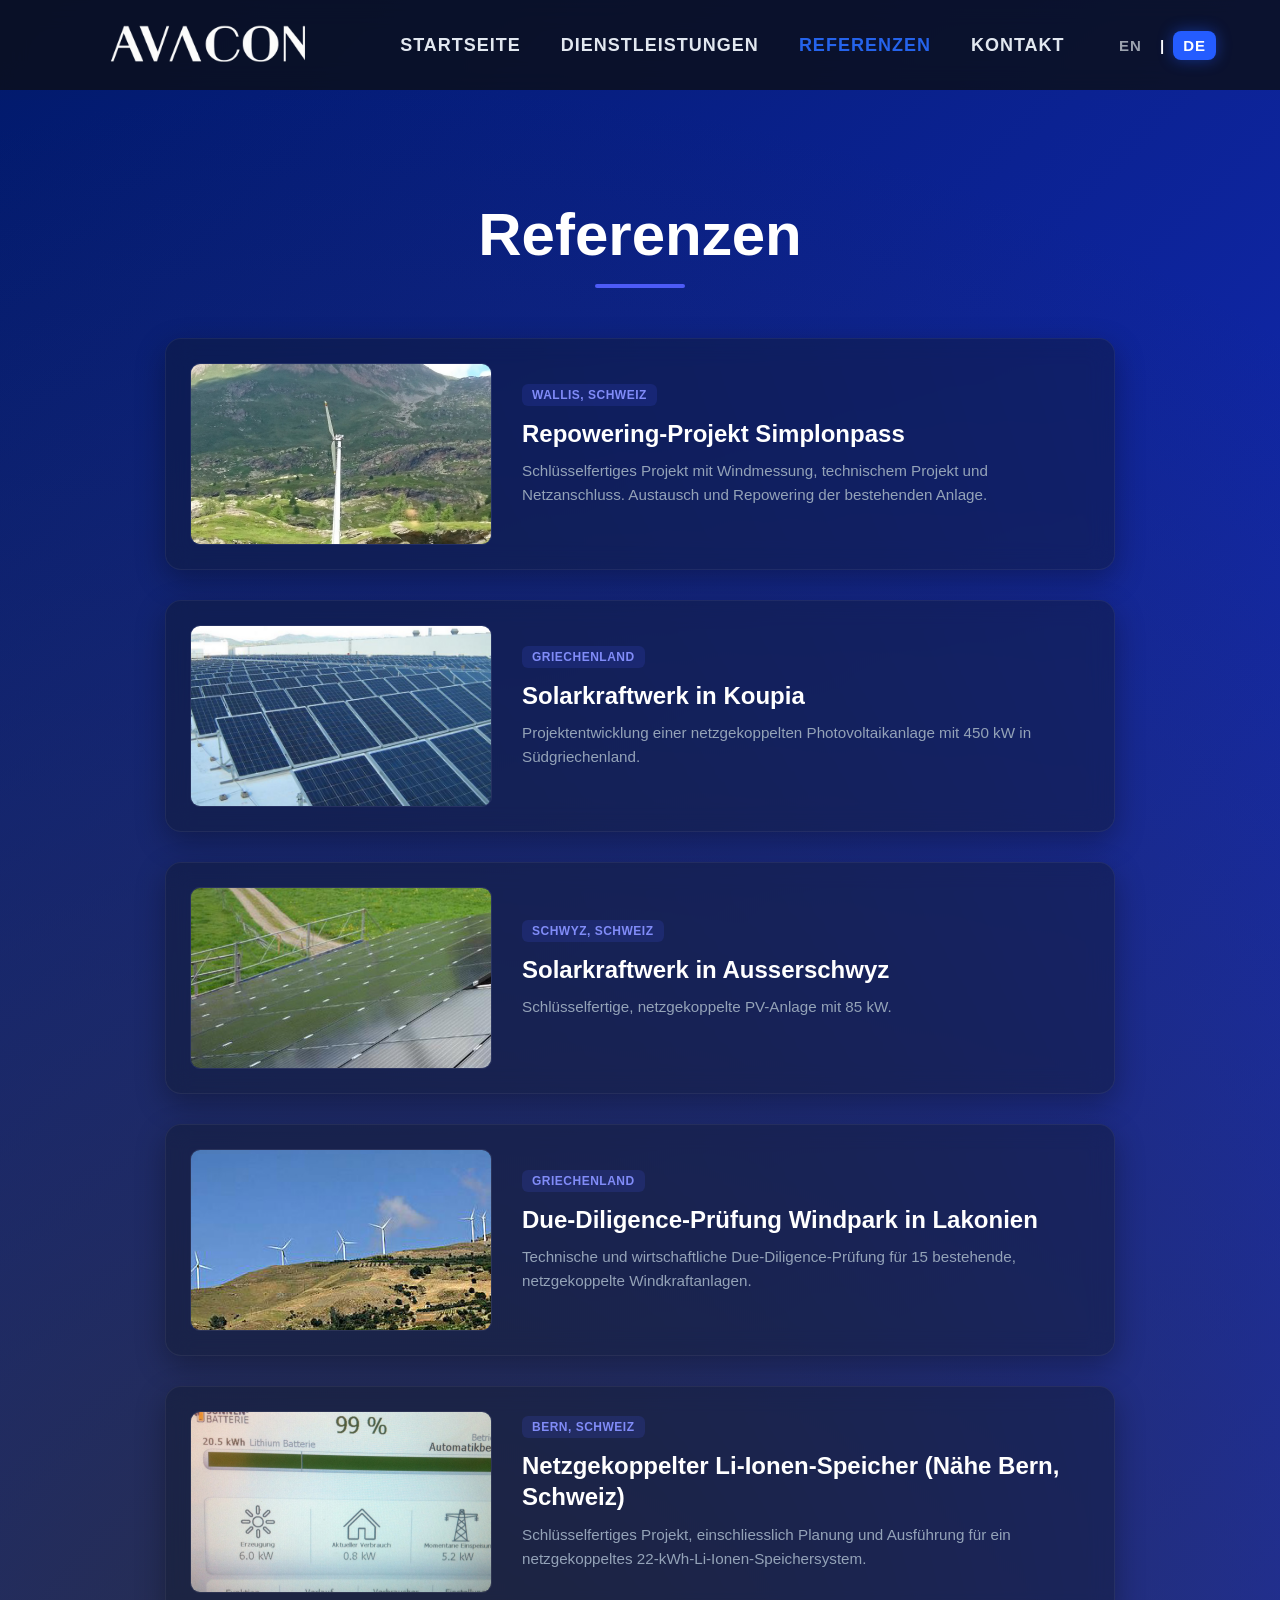
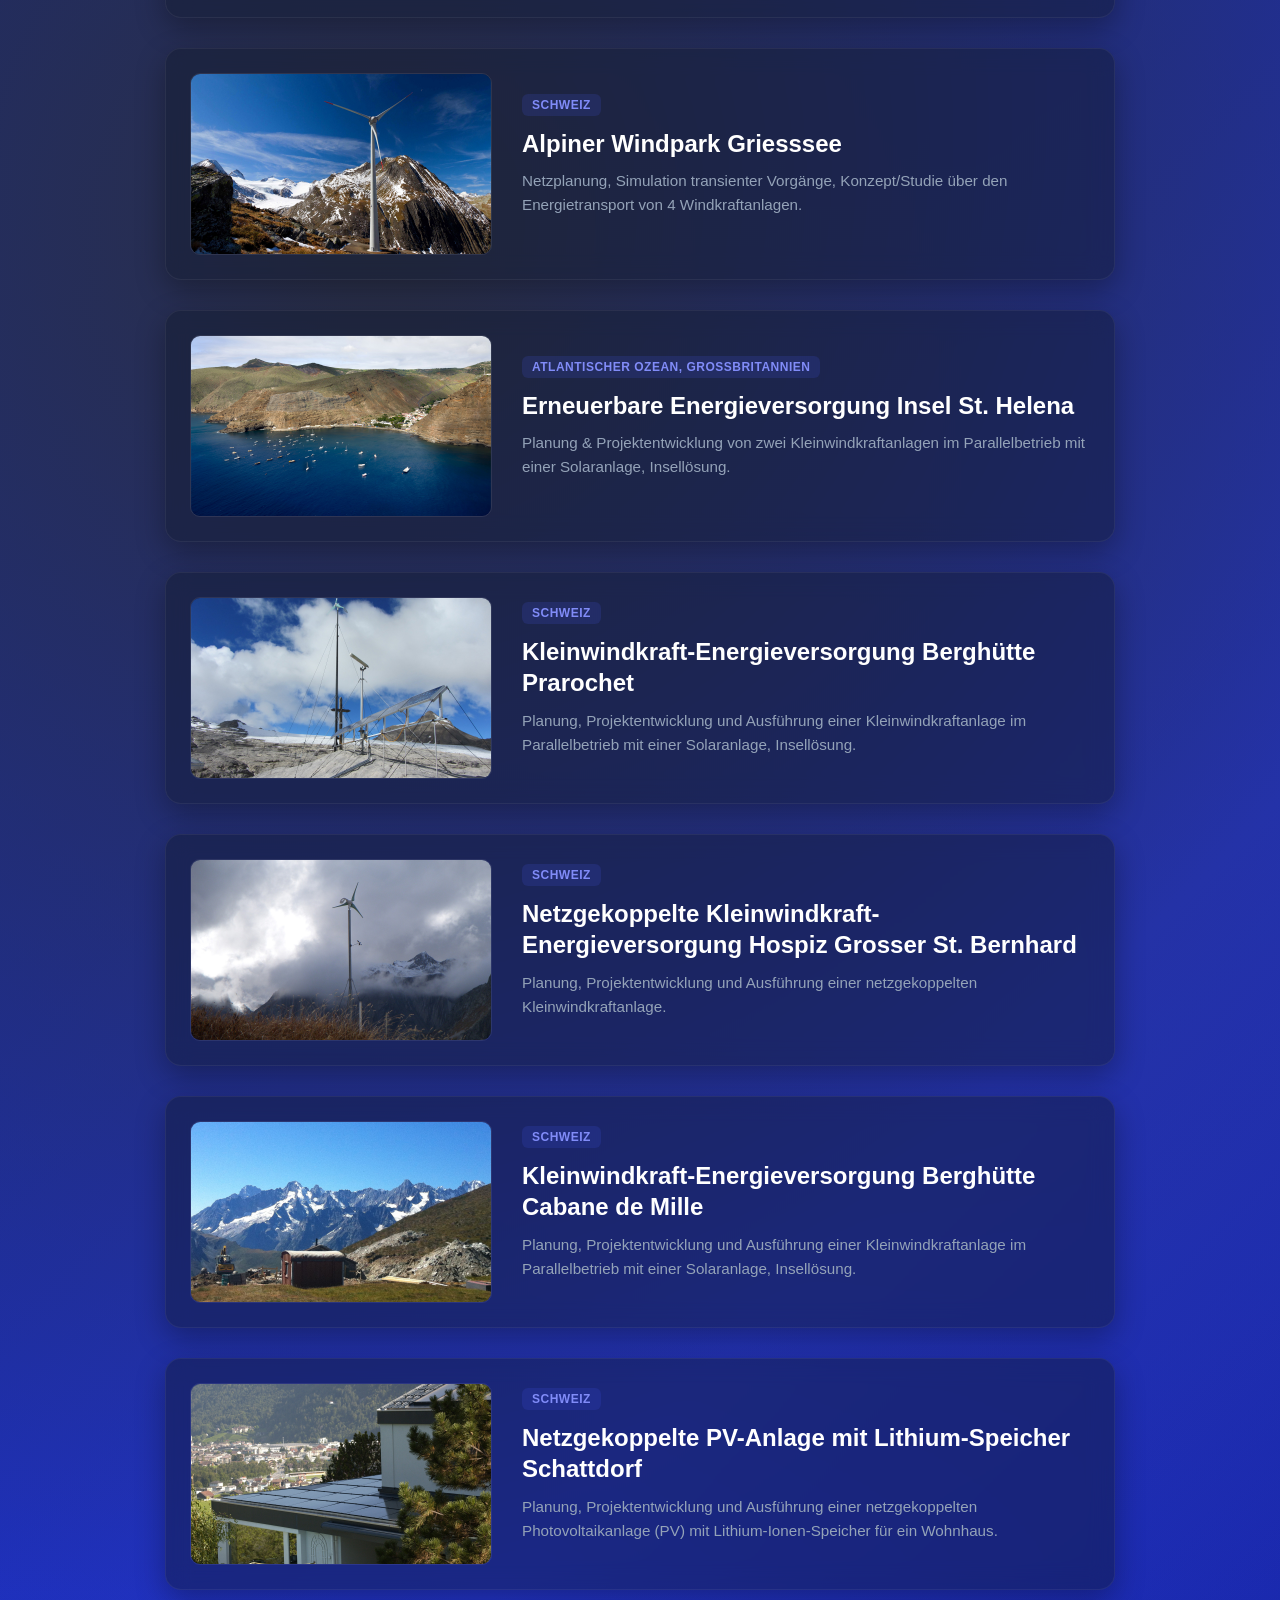
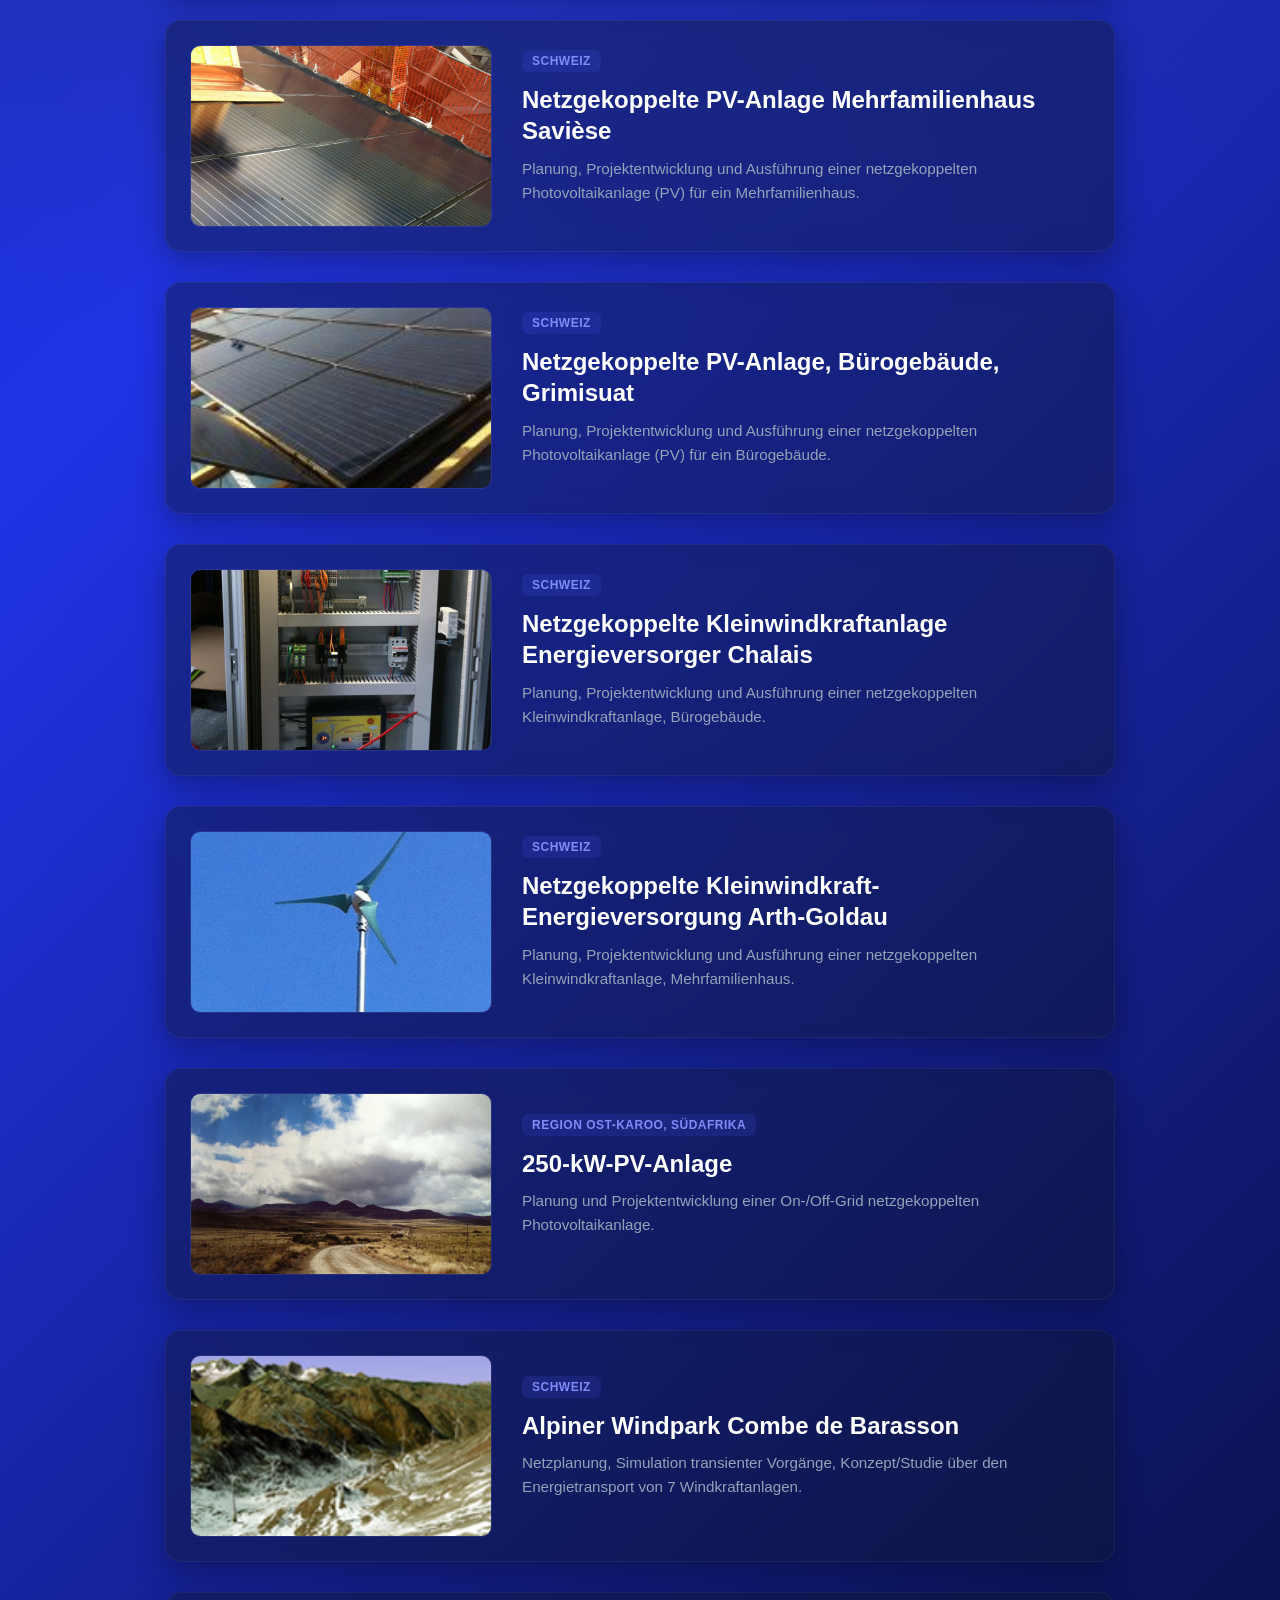
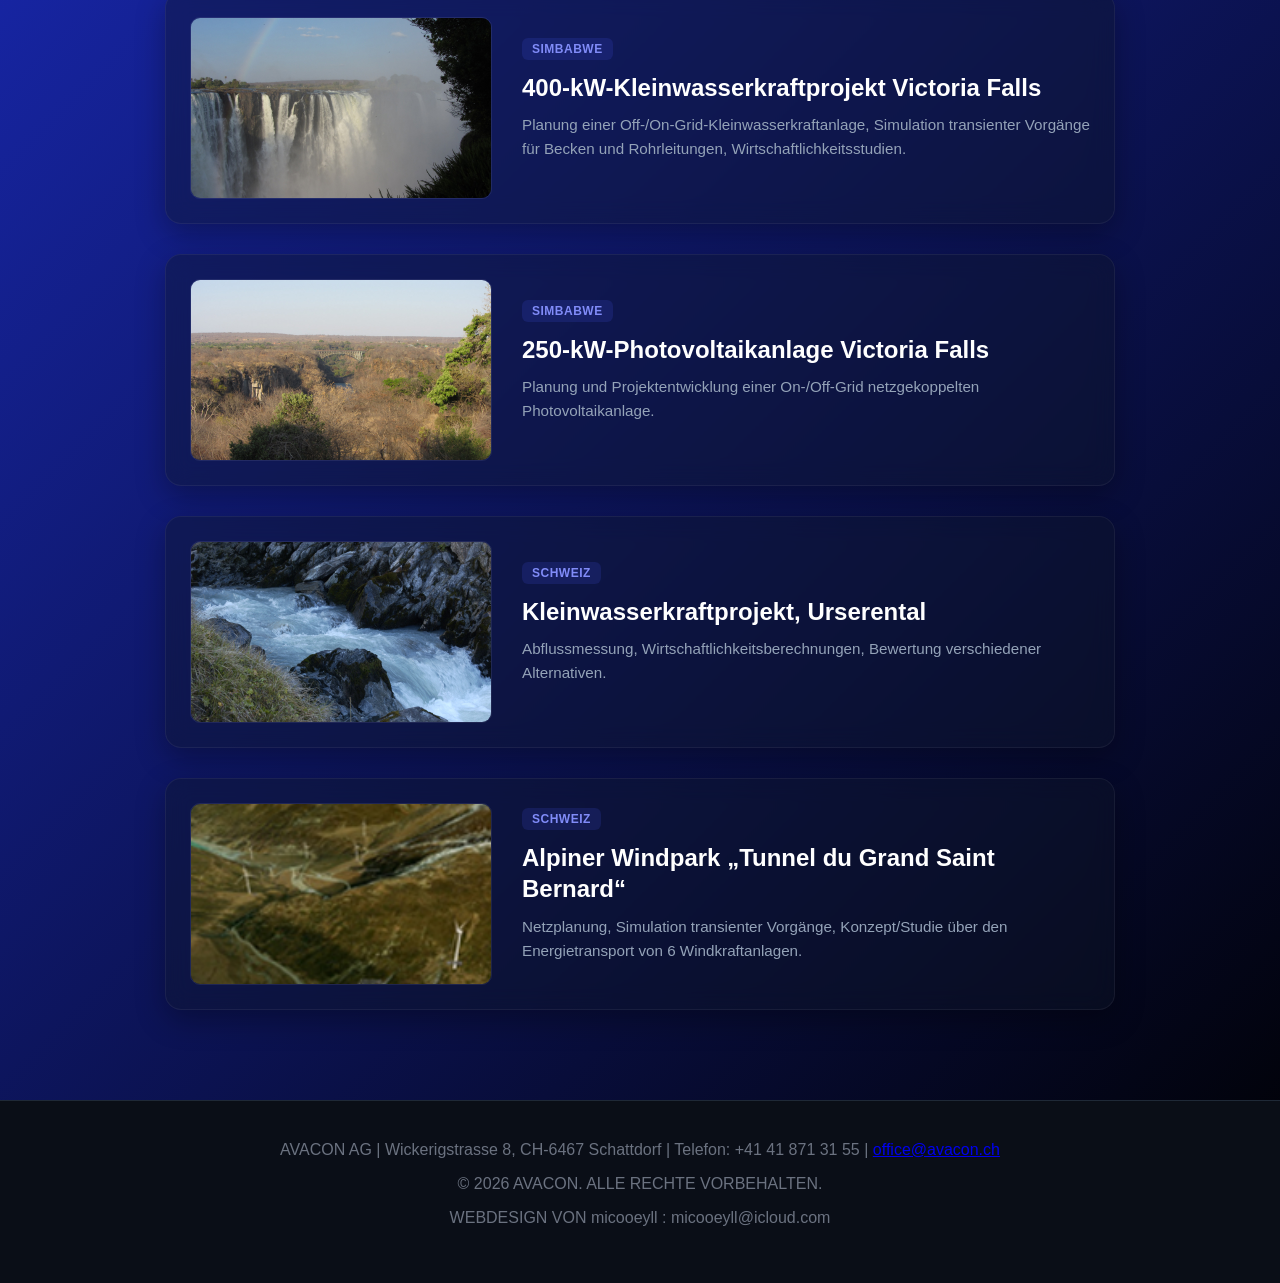
<file: referencesde.html>
<!DOCTYPE html>
<html lang="de">

<head>
    <meta charset="UTF-8">
    <meta name="viewport" content="width=device-width, initial-scale=1.0">
    <title>AVACON | Referenzen</title>
    <link rel="stylesheet" href="style.css">
    <link rel="icon" type="image/png" href="images/logo 2.png">
</head>

<body>

<header>

    <div class="logo-container">
        <img src="images/logo.png" class="logo" alt="Logo">
    </div>

    <nav class="navbar">
        <div class="menu-toggle" id="menu-toggle">&#9776;</div>

        <ul class="nav-links" id="nav-links">
            <li><a href="indexde.html">Startseite</a></li>
            <li><a href="servicesde.html">Dienstleistungen</a></li>
            <li><a href="referencesde.html" class="active">Referenzen</a></li>
            <li><a href="contactde.html">Kontakt</a></li>
        </ul>
    </nav>

    <div class="lang-switcher">
        <a href="references.html">EN</a> |
        <a href="referencesde.html" class="active">DE</a>
    </div>

</header>

<main>

<section class="past-events-gallery">

    <div class="section-title">
        <h2>Referenzen</h2>
        <div class="title-underline"></div>
    </div>

        <div class="blog-frame-container">

            <div class="blog-image-wrapper">
                <img src="images/reference1.jpg" alt="Reference Image" class="blog-frame-image">
            </div>

            <div class="blog-content-wrapper">
                <span class="blog-meta-tag">Wallis, Schweiz</span>
                <h3 class="blog-frame-title">Repowering-Projekt Simplonpass</h3>
                <p class="blog-frame-text">
                    Schlüsselfertiges Projekt mit Windmessung, technischem Projekt und Netzanschluss. Austausch und Repowering der bestehenden Anlage.
                </p>
            </div>

        </div>


        <div class="blog-frame-container">

            <div class="blog-image-wrapper">
                <img src="images/reference2.jpg" alt="Reference Image" class="blog-frame-image">
            </div>

            <div class="blog-content-wrapper">
                <span class="blog-meta-tag">Griechenland</span>
                <h3 class="blog-frame-title">Solarkraftwerk in Koupia</h3>
                <p class="blog-frame-text">
                    Projektentwicklung einer netzgekoppelten Photovoltaikanlage mit 450 kW in Südgriechenland.
                </p>
            </div>

        </div>


        <div class="blog-frame-container">

            <div class="blog-image-wrapper">
                <img src="images/reference3.jpg" alt="Reference Image" class="blog-frame-image">
            </div>

            <div class="blog-content-wrapper">
                <span class="blog-meta-tag">Schwyz, Schweiz</span>
                <h3 class="blog-frame-title">Solarkraftwerk in Ausserschwyz</h3>
                <p class="blog-frame-text">
                    Schlüsselfertige, netzgekoppelte PV-Anlage mit 85 kW.
                </p>
            </div>

        </div>

        <div class="blog-frame-container">

            <div class="blog-image-wrapper">
                <img src="images/reference4.jpg" alt="Reference Image" class="blog-frame-image">
            </div>

            <div class="blog-content-wrapper">
                <span class="blog-meta-tag">Griechenland</span>
                <h3 class="blog-frame-title">Due-Diligence-Prüfung Windpark in Lakonien</h3>
                <p class="blog-frame-text">
                    Technische und wirtschaftliche Due-Diligence-Prüfung für 15 bestehende, netzgekoppelte Windkraftanlagen.
                </p>
            </div>

        </div>


        <div class="blog-frame-container">

            <div class="blog-image-wrapper">
                <img src="images/reference5.jpg" alt="Reference Image" class="blog-frame-image">
            </div>

            <div class="blog-content-wrapper">
                <span class="blog-meta-tag">Bern, Schweiz</span>
                <h3 class="blog-frame-title">Netzgekoppelter Li-Ionen-Speicher (Nähe Bern, Schweiz)</h3>
                <p class="blog-frame-text">
                    Schlüsselfertiges Projekt, einschliesslich Planung und Ausführung für ein netzgekoppeltes 22-kWh-Li-Ionen-Speichersystem.
                </p>
            </div>

        </div>



        <div class="blog-frame-container">

            <div class="blog-image-wrapper">
                <img src="images/reference6.jpg" alt="Reference Image" class="blog-frame-image">
            </div>

            <div class="blog-content-wrapper">
                <span class="blog-meta-tag">Schweiz</span>
                <h3 class="blog-frame-title">Alpiner Windpark Griesssee</h3>
                <p class="blog-frame-text">
                    Netzplanung, Simulation transienter Vorgänge, Konzept/Studie über den Energietransport von 4 Windkraftanlagen.
                </p>
            </div>

        </div>


        <div class="blog-frame-container">

            <div class="blog-image-wrapper">
                <img src="images/reference7.jpg" alt="Reference Image" class="blog-frame-image">
            </div>

            <div class="blog-content-wrapper">
                <span class="blog-meta-tag">Atlantischer Ozean, Grossbritannien</span>
                <h3 class="blog-frame-title">Erneuerbare Energieversorgung Insel St. Helena</h3>
                <p class="blog-frame-text">
                    Planung & Projektentwicklung von zwei Kleinwindkraftanlagen im Parallelbetrieb mit einer Solaranlage, Insellösung.
                </p>
            </div>

        </div>

        <div class="blog-frame-container">

            <div class="blog-image-wrapper">
                <img src="images/reference8.jpg" alt="Reference Image" class="blog-frame-image">
            </div>

            <div class="blog-content-wrapper">
                <span class="blog-meta-tag">Schweiz</span>
                <h3 class="blog-frame-title">Kleinwindkraft-Energieversorgung Berghütte Prarochet</h3>
                <p class="blog-frame-text">
                    Planung, Projektentwicklung und Ausführung einer Kleinwindkraftanlage im Parallelbetrieb mit einer Solaranlage, Insellösung.
                </p>
            </div>

        </div>

        <div class="blog-frame-container">

            <div class="blog-image-wrapper">
                <img src="images/reference9.jpg" alt="Reference Image" class="blog-frame-image">
            </div>

            <div class="blog-content-wrapper">
                <span class="blog-meta-tag">Schweiz</span>
                <h3 class="blog-frame-title">Netzgekoppelte Kleinwindkraft-Energieversorgung Hospiz Grosser St. Bernhard</h3>
                <p class="blog-frame-text">
                    Planung, Projektentwicklung und Ausführung einer netzgekoppelten Kleinwindkraftanlage.
                </p>
            </div>

        </div>

        <div class="blog-frame-container">

            <div class="blog-image-wrapper">
                <img src="images/reference10.jpg" alt="Reference Image" class="blog-frame-image">
            </div>

            <div class="blog-content-wrapper">
                <span class="blog-meta-tag">Schweiz</span>
                <h3 class="blog-frame-title">Kleinwindkraft-Energieversorgung Berghütte Cabane de Mille</h3>
                <p class="blog-frame-text">
                    Planung, Projektentwicklung und Ausführung einer Kleinwindkraftanlage im Parallelbetrieb mit einer Solaranlage, Insellösung.
                </p>
            </div>

        </div>

        <div class="blog-frame-container">

            <div class="blog-image-wrapper">
                <img src="images/reference11.jpg" alt="Reference Image" class="blog-frame-image">
            </div>

            <div class="blog-content-wrapper">
                <span class="blog-meta-tag">Schweiz</span>
                <h3 class="blog-frame-title">Netzgekoppelte PV-Anlage mit Lithium-Speicher Schattdorf</h3>
                <p class="blog-frame-text">
                    Planung, Projektentwicklung und Ausführung einer netzgekoppelten Photovoltaikanlage (PV) mit Lithium-Ionen-Speicher für ein Wohnhaus.
                </p>
            </div>

        </div>

        <div class="blog-frame-container">

            <div class="blog-image-wrapper">
                <img src="images/reference12.jpg" alt="Reference Image" class="blog-frame-image">
            </div>

            <div class="blog-content-wrapper">
                <span class="blog-meta-tag">Schweiz</span>
                <h3 class="blog-frame-title">Netzgekoppelte PV-Anlage Mehrfamilienhaus Savièse</h3>
                <p class="blog-frame-text">
                    Planung, Projektentwicklung und Ausführung einer netzgekoppelten Photovoltaikanlage (PV) für ein Mehrfamilienhaus.
                </p>
            </div>

        </div>


        <div class="blog-frame-container">

            <div class="blog-image-wrapper">
                <img src="images/reference13.jpg" alt="Reference Image" class="blog-frame-image">
            </div>

            <div class="blog-content-wrapper">
                <span class="blog-meta-tag">Schweiz</span>
                <h3 class="blog-frame-title">Netzgekoppelte PV-Anlage, Bürogebäude, Grimisuat</h3>
                <p class="blog-frame-text">
                    Planung, Projektentwicklung und Ausführung einer netzgekoppelten Photovoltaikanlage (PV) für ein Bürogebäude.
                </p>
            </div>

        </div>

        <div class="blog-frame-container">

            <div class="blog-image-wrapper">
                <img src="images/reference14.jpg" alt="Reference Image" class="blog-frame-image">
            </div>

            <div class="blog-content-wrapper">
                <span class="blog-meta-tag">Schweiz</span>
                <h3 class="blog-frame-title">Netzgekoppelte Kleinwindkraftanlage Energieversorger Chalais</h3>
                <p class="blog-frame-text">
                    Planung, Projektentwicklung und Ausführung einer netzgekoppelten Kleinwindkraftanlage, Bürogebäude.
                </p>
            </div>

        </div>

        <div class="blog-frame-container">

            <div class="blog-image-wrapper">
                <img src="images/reference15.jpg" alt="Reference Image" class="blog-frame-image">
            </div>

            <div class="blog-content-wrapper">
                <span class="blog-meta-tag">Schweiz</span>
                <h3 class="blog-frame-title">Netzgekoppelte Kleinwindkraft-Energieversorgung Arth-Goldau</h3>
                <p class="blog-frame-text">
                    Planung, Projektentwicklung und Ausführung einer netzgekoppelten Kleinwindkraftanlage, Mehrfamilienhaus.
                </p>
            </div>

        </div>

        <div class="blog-frame-container">

            <div class="blog-image-wrapper">
                <img src="images/reference16.jpg" alt="Reference Image" class="blog-frame-image">
            </div>

            <div class="blog-content-wrapper">
                <span class="blog-meta-tag">Region Ost-Karoo, Südafrika</span>
                <h3 class="blog-frame-title">250-kW-PV-Anlage</h3>
                <p class="blog-frame-text">
                    Planung und Projektentwicklung einer On-/Off-Grid netzgekoppelten Photovoltaikanlage.
                </p>
            </div>

        </div>

        <div class="blog-frame-container">

            <div class="blog-image-wrapper">
                <img src="images/reference17.jpg" alt="Reference Image" class="blog-frame-image">
            </div>

            <div class="blog-content-wrapper">
                <span class="blog-meta-tag">Schweiz</span>
                <h3 class="blog-frame-title">Alpiner Windpark Combe de Barasson</h3>
                <p class="blog-frame-text">
                    Netzplanung, Simulation transienter Vorgänge, Konzept/Studie über den Energietransport von 7 Windkraftanlagen.
                </p>
            </div>

        </div>

        <div class="blog-frame-container">

            <div class="blog-image-wrapper">
                <img src="images/reference18.jpg" alt="Reference Image" class="blog-frame-image">
            </div>

            <div class="blog-content-wrapper">
                <span class="blog-meta-tag">Simbabwe</span>
                <h3 class="blog-frame-title">400-kW-Kleinwasserkraftprojekt Victoria Falls</h3>
                <p class="blog-frame-text">
                    Planung einer Off-/On-Grid-Kleinwasserkraftanlage, Simulation transienter Vorgänge für Becken und Rohrleitungen, Wirtschaftlichkeitsstudien.
                </p>
            </div>

        </div>

        <div class="blog-frame-container">

            <div class="blog-image-wrapper">
                <img src="images/reference19.jpg" alt="Reference Image" class="blog-frame-image">
            </div>

            <div class="blog-content-wrapper">
                <span class="blog-meta-tag">Simbabwe</span>
                <h3 class="blog-frame-title">250-kW-Photovoltaikanlage Victoria Falls</h3>
                <p class="blog-frame-text">
                    Planung und Projektentwicklung einer On-/Off-Grid netzgekoppelten Photovoltaikanlage.
                </p>
            </div>

        </div>

        <div class="blog-frame-container">

            <div class="blog-image-wrapper">
                <img src="images/reference20.jpg" alt="Reference Image" class="blog-frame-image">
            </div>

            <div class="blog-content-wrapper">
                <span class="blog-meta-tag">Schweiz</span>
                <h3 class="blog-frame-title">Kleinwasserkraftprojekt, Urserental</h3>
                <p class="blog-frame-text">
                    Abflussmessung, Wirtschaftlichkeitsberechnungen, Bewertung verschiedener Alternativen.
                </p>
            </div>

        </div>


        <div class="blog-frame-container">

            <div class="blog-image-wrapper">
                <img src="images/reference21.jpg" alt="Reference Image" class="blog-frame-image">
            </div>

            <div class="blog-content-wrapper">
                <span class="blog-meta-tag">Schweiz</span>
                <h3 class="blog-frame-title">Alpiner Windpark „Tunnel du Grand Saint Bernard“</h3>
                <p class="blog-frame-text">
                    Netzplanung, Simulation transienter Vorgänge, Konzept/Studie über den Energietransport von 6 Windkraftanlagen.
                </p>
            </div>

        </div>

</section>

</main>

<footer>

    <div class="footer-content">
        <span>AVACON AG</span>
        <span>|</span>
        <span>Wickerigstrasse 8, CH-6467 Schattdorf</span>
        <span>|</span>
        <span>Telefon: +41 41 871 31 55</span>
        <span>|</span>
        <span><a href="mailto:office@avacon.ch">office@avacon.ch</a></span>
    </div>

    <div class="footer-bottom">
        <p>© 2026 AVACON. ALLE RECHTE VORBEHALTEN.</p>
        <p>WEBDESIGN VON micooeyll : micooeyll@icloud.com</p>
    </div>

</footer>

</body>
</html>
</file>
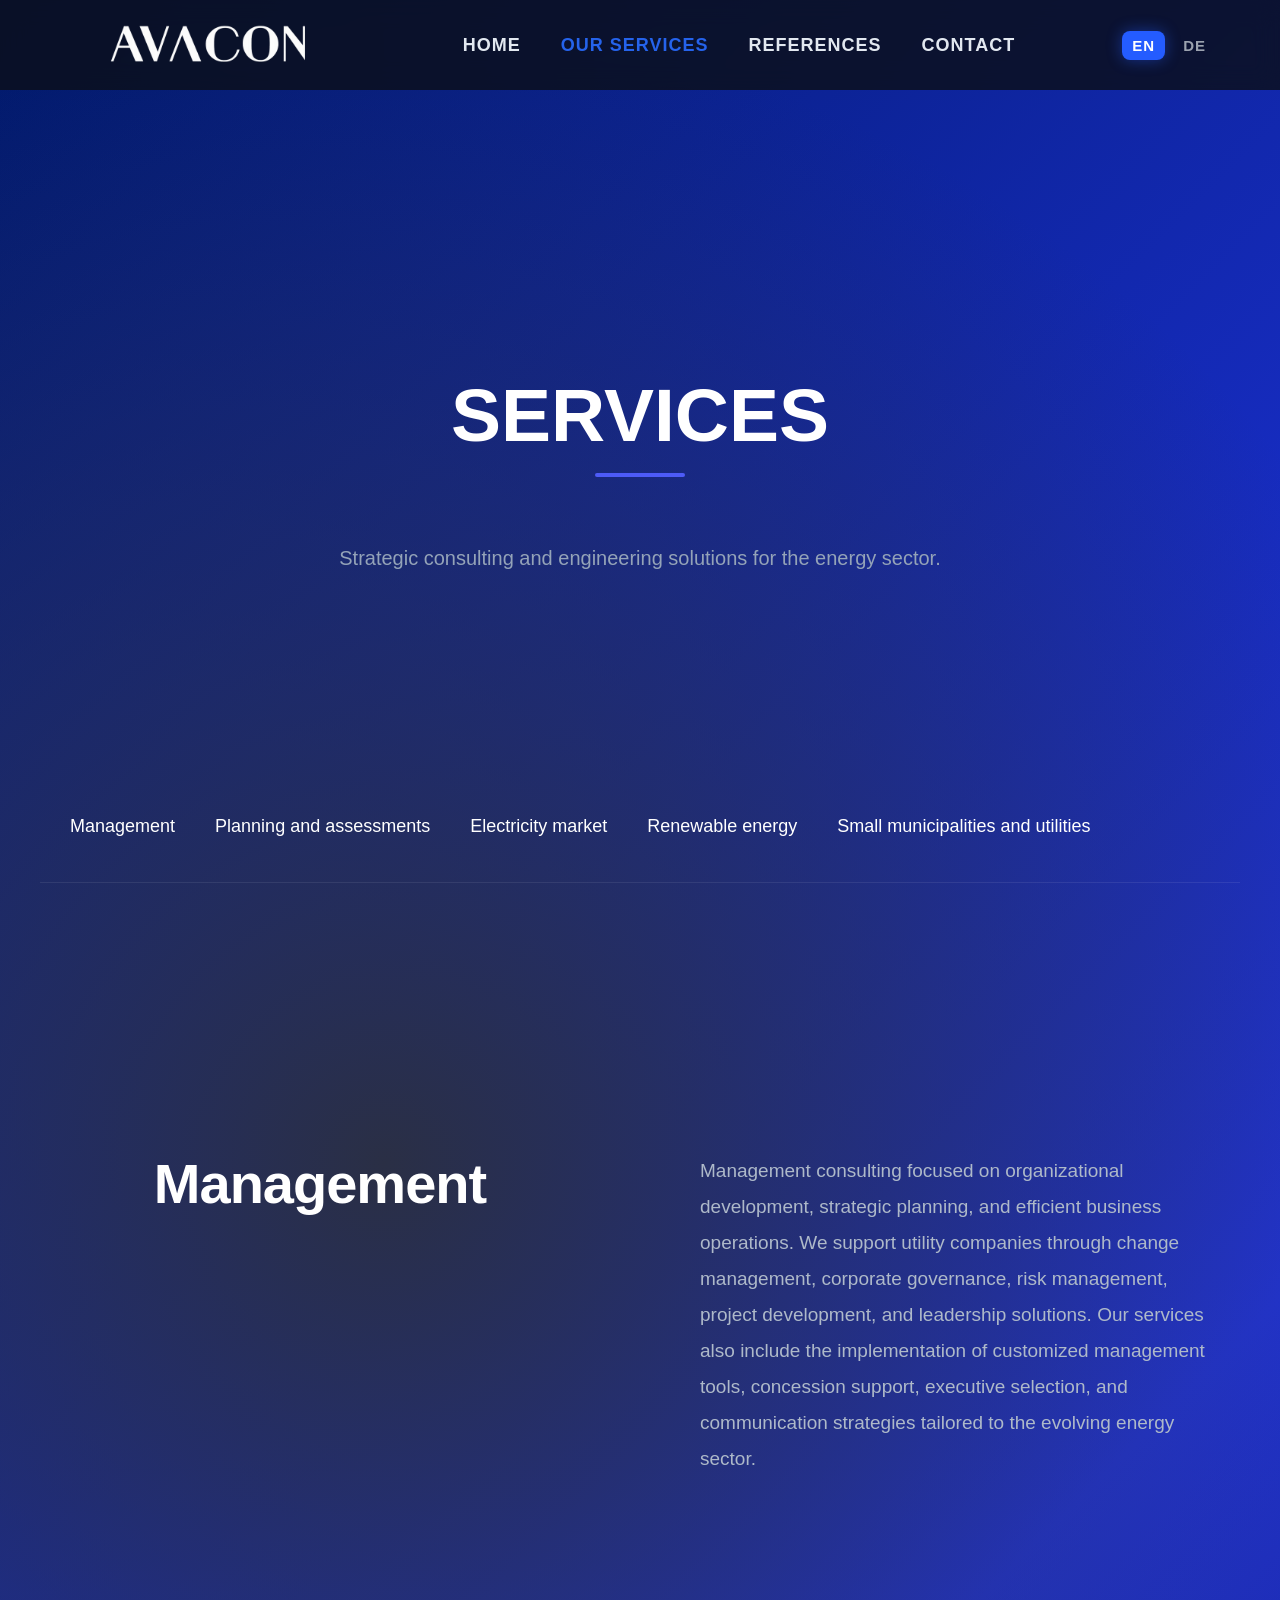
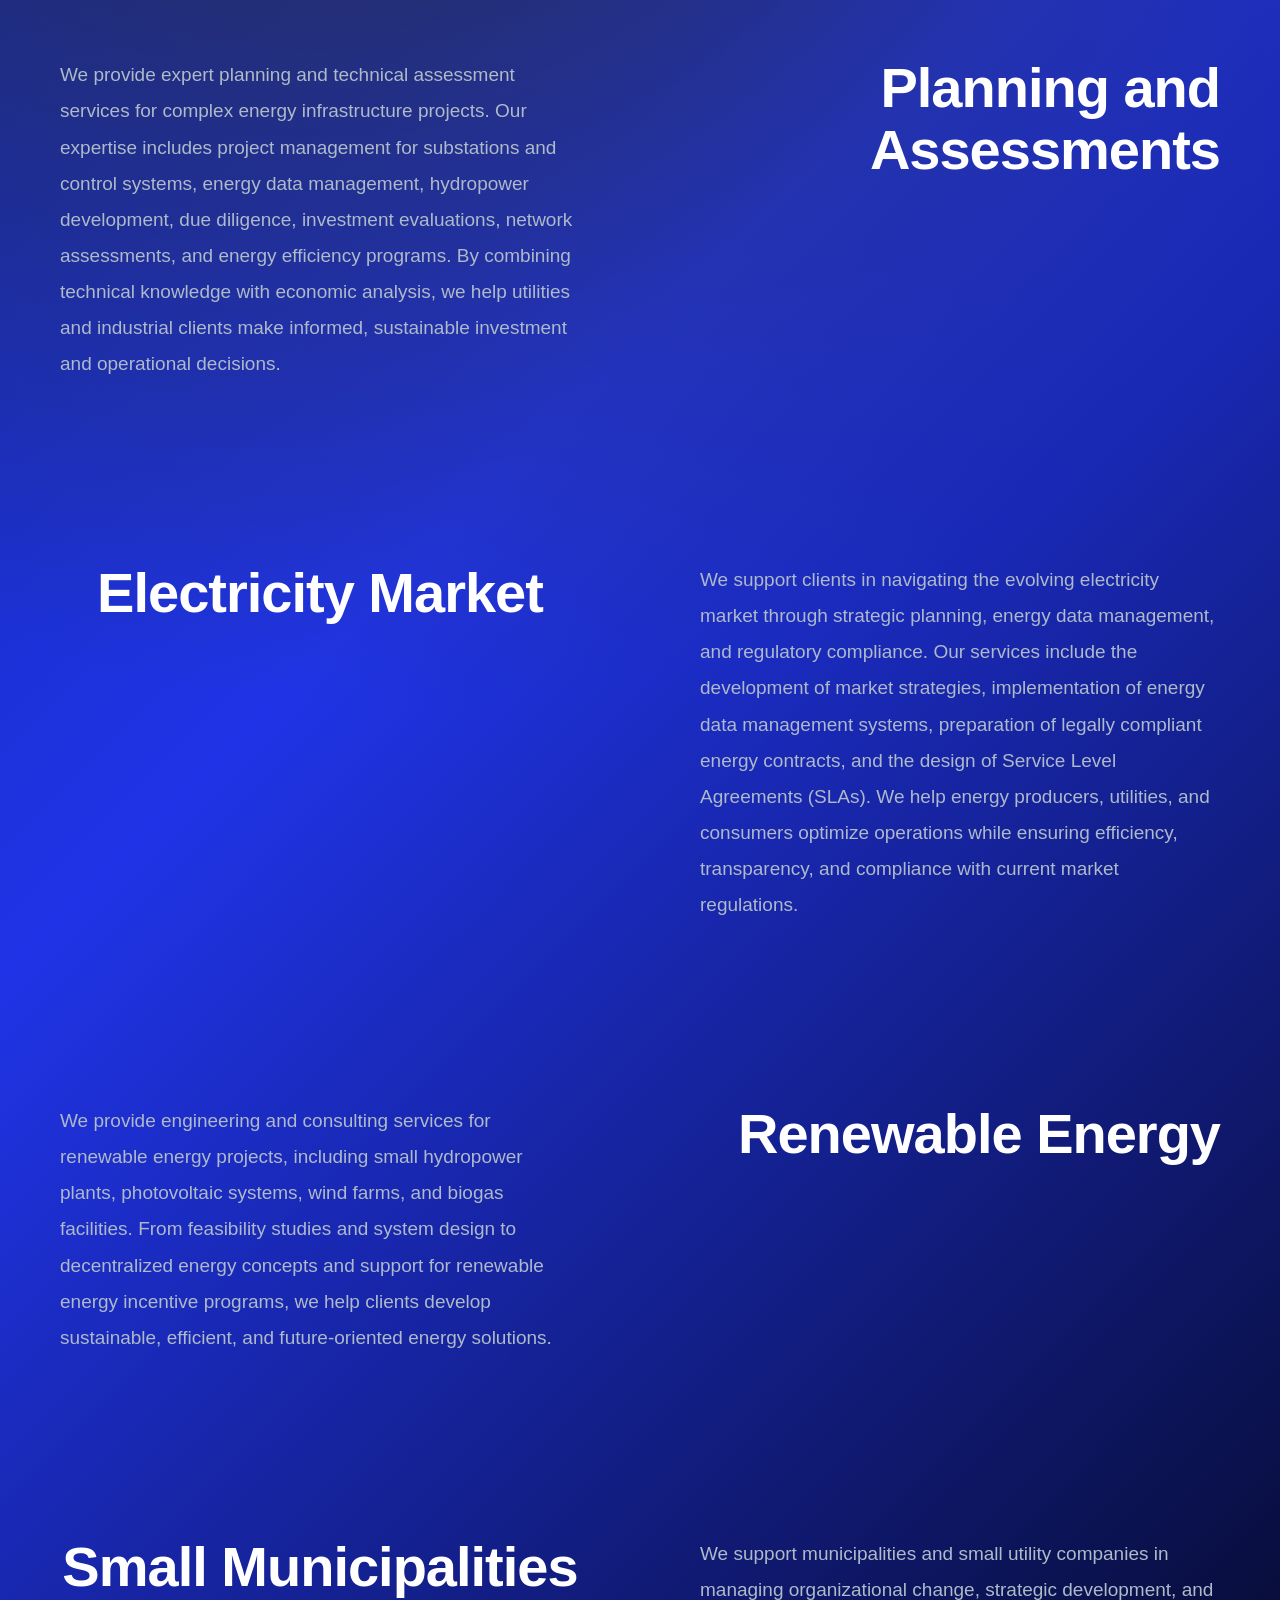
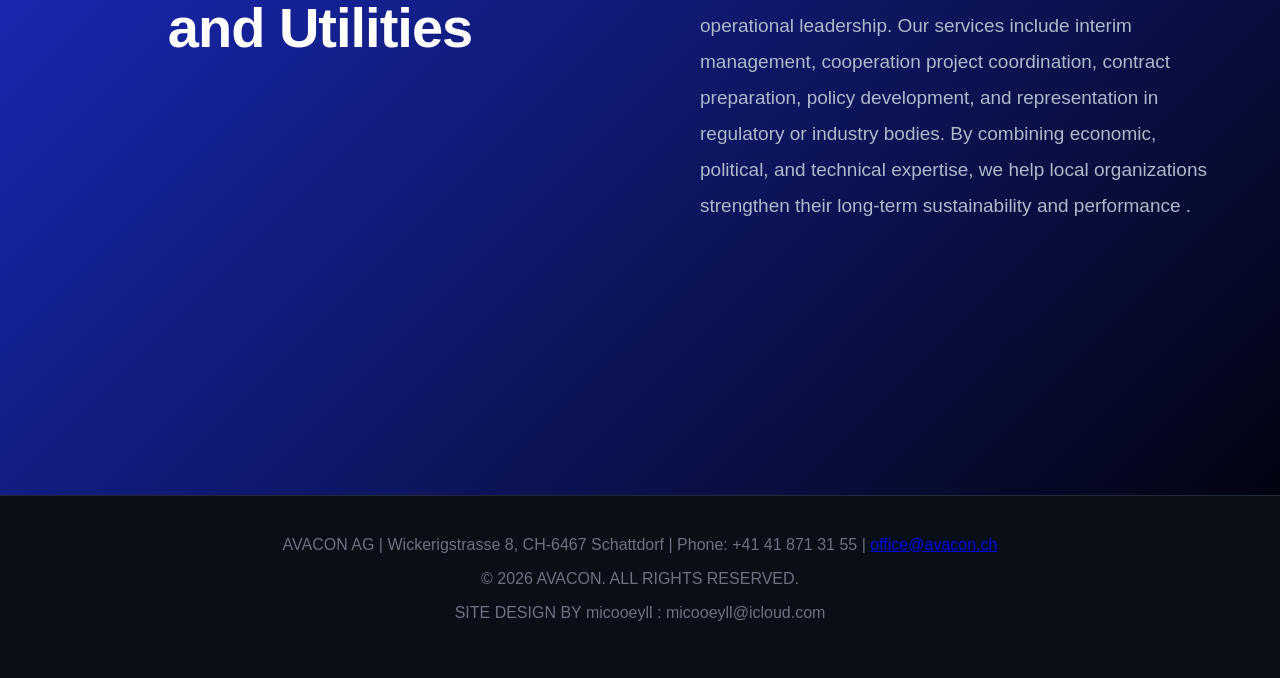
<file: services.html>
<!DOCTYPE html>
<html lang="en">

<head>
    <meta charset="UTF-8">
    <meta name="viewport" content="width=device-width, initial-scale=1.0">
    <title> AVACON | Services
    </title>
    <link rel="stylesheet" href="style.css">
    <link rel="icon" type="image/png" href="images/logo 2.png">
</head>

    <header>

        <div class="logo-container">
            <img src="images/logo.png" class="logo" alt="Logo">
        </div>

        <nav class="navbar">
            <div class="menu-toggle" id="menu-toggle">&#9776;</div>

            <ul class="nav-links" id="nav-links">
                <li><a href="index.html">Home</a></li>
                <li><a href="services.html" class="active">Our Services</a></li>
                <li><a href="references.html">References</a></li>
                <li><a href="contact.html">Contact</a></li>
            </ul>
        </nav>

    <div class="lang-switcher">
        <a href="services.html" class="active">EN</a>
        <a href="servicesde.html">DE</a>
    </div>

</header>

        <!-- MAIN CONTENT -->
        <main class="services-page">

    <!-- PAGE HEADER -->
    <section class="services-hero">

        <h1 class="services-title">
            SERVICES
            <div class="title-underline"></div>
        </h1>

        <p class="services-subtitle">
            Strategic consulting and engineering solutions for the energy sector.
        </p>

    </section>


    <!-- QUICK LINKS -->

    <section class="services-list">

        <a href="#management">Management</a>

        <a href="#planning">Planning and assessments</a>

        <a href="#market">Electricity market</a>

        <a href="#renewable">Renewable energy</a>

        <a href="#municipalities">Small municipalities and utilities</a>

    </section>


    <!-- DETAILS -->

    <section class="services-content">

        <article class="service-row left" id="management">

            <div class="service-title">

                <span></span>

                <h2>Management</h2>

            </div>

            <div class="service-description">

                <p>
                    Management consulting focused on organizational development, strategic planning, and efficient business operations. We support utility companies through change management, corporate governance, risk management, project development, and leadership solutions. Our services also include the implementation of customized management tools, concession support, executive selection, and communication strategies tailored to the evolving energy sector.
                </p>

            </div>

        </article>


        <!-- 02 -->

        <article class="service-row right" id="planning">

            <div class="service-title">

                <span></span>

                <h2>Planning and Assessments</h2>

            </div>

            <div class="service-description">

                <p>
                    We provide expert planning and technical assessment services for complex energy infrastructure projects. Our expertise includes project management for substations and control systems, energy data management, hydropower development, due diligence, investment evaluations, network assessments, and energy efficiency programs. By combining technical knowledge with economic analysis, we help utilities and industrial clients make informed, sustainable investment and operational decisions.
                </p>

            </div>

        </article>


        <!-- 03 -->

        <article class="service-row left" id="market">

            <div class="service-title">

                <span></span>

                <h2>Electricity Market</h2>

            </div>

            <div class="service-description">

                <p>
                    We support clients in navigating the evolving electricity market through strategic planning, energy data management, and regulatory compliance. Our services include the development of market strategies, implementation of energy data management systems, preparation of legally compliant energy contracts, and the design of Service Level Agreements (SLAs). We help energy producers, utilities, and consumers optimize operations while ensuring efficiency, transparency, and compliance with current market regulations.
                </p>

            </div>

        </article>


        <article class="service-row right" id="renewable">

            <div class="service-title">

                <span></span>

                <h2>Renewable Energy</h2>

            </div>

            <div class="service-description">

                <p>
                    We provide engineering and consulting services for renewable energy projects, including small hydropower plants, photovoltaic systems, wind farms, and biogas facilities. From feasibility studies and system design to decentralized energy concepts and support for renewable energy incentive programs, we help clients develop sustainable, efficient, and future-oriented energy solutions.
                </p>

            </div>

        </article>

        <article class="service-row left" id="municipalities">

            <div class="service-title">

                <span>   </span>

                <span>   </span>        

                <h2>Small Municipalities and Utilities</h2>

            </div>

            <div class="service-description">

                <p>
                    We support municipalities and small utility companies in managing organizational change, strategic development, and operational leadership. Our services include interim management, cooperation project coordination, contract preparation, policy development, and representation in regulatory or industry bodies. By combining economic, political, and technical expertise, we help local organizations strengthen their long-term sustainability and performance .
                </p>
            </div>

        </article>

    </section>

</main>
    <footer>
        <div class="footer-content">
            <span>AVACON AG</span>
            <span>|</span>
            <span>Wickerigstrasse 8, CH-6467 Schattdorf</span>
            <span>|</span>
            <span>Phone: +41 41 871 31 55</span>
            <span>|</span>
            <span><a href="mailto:office@avacon.ch">office@avacon.ch</a></span>
        </div>
    
        <div class="footer-bottom">
            <p>© 2026 AVACON. ALL RIGHTS RESERVED.</p>
            <p>SITE DESIGN BY micooeyll : micooeyll@icloud.com</p>
        </div>
    </footer>
</html>
</file>
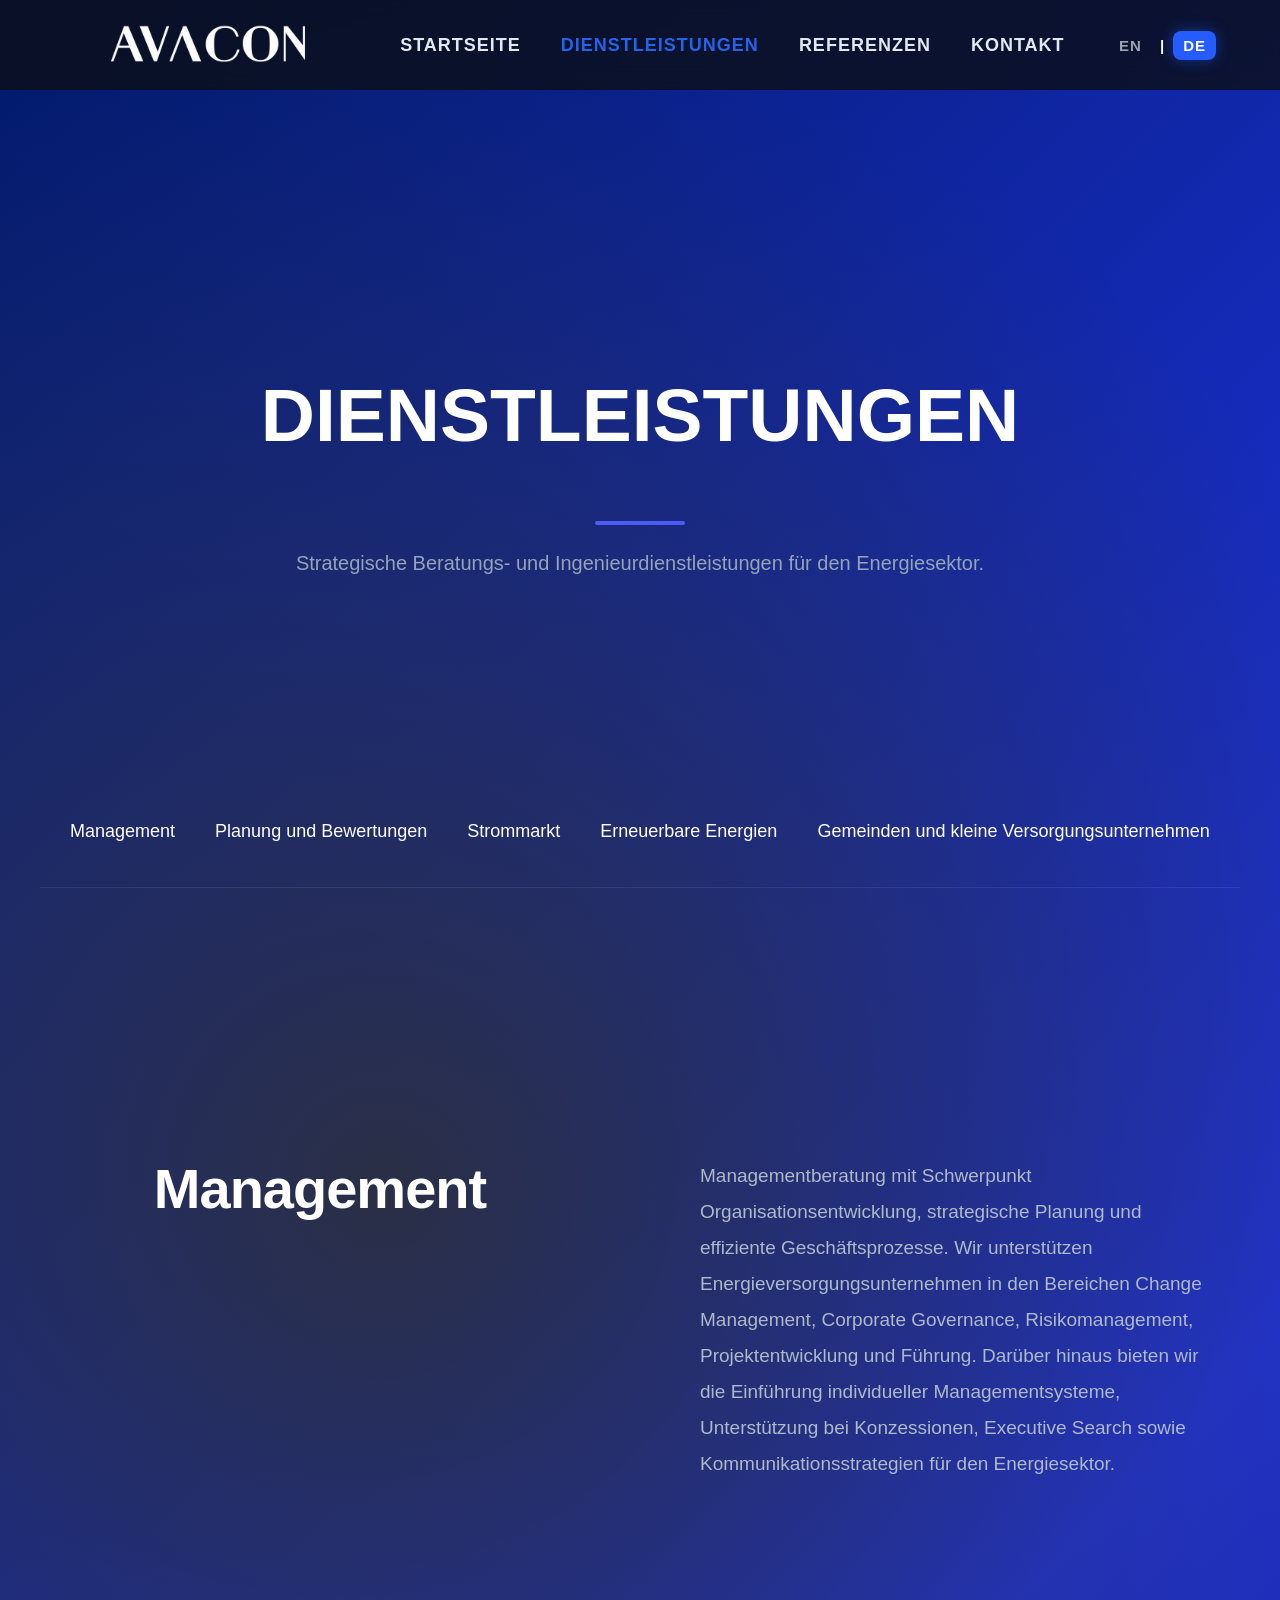
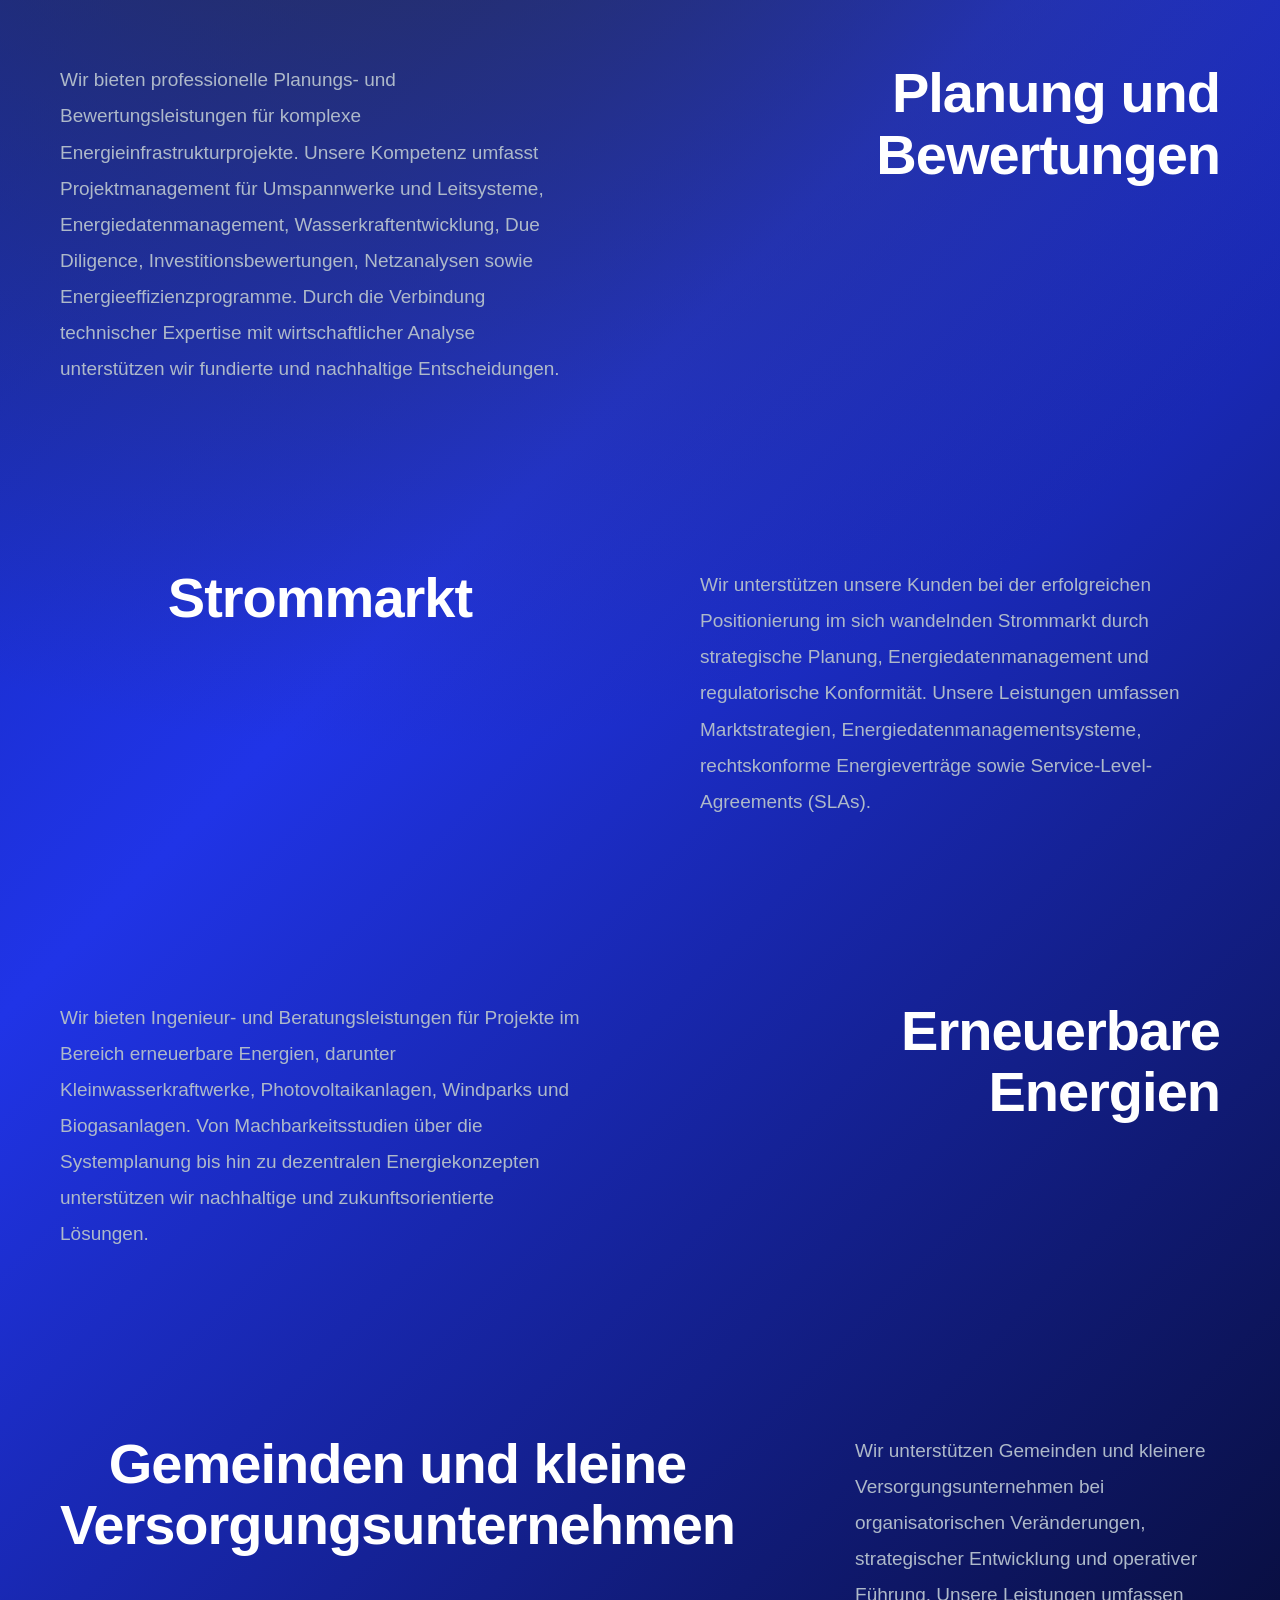
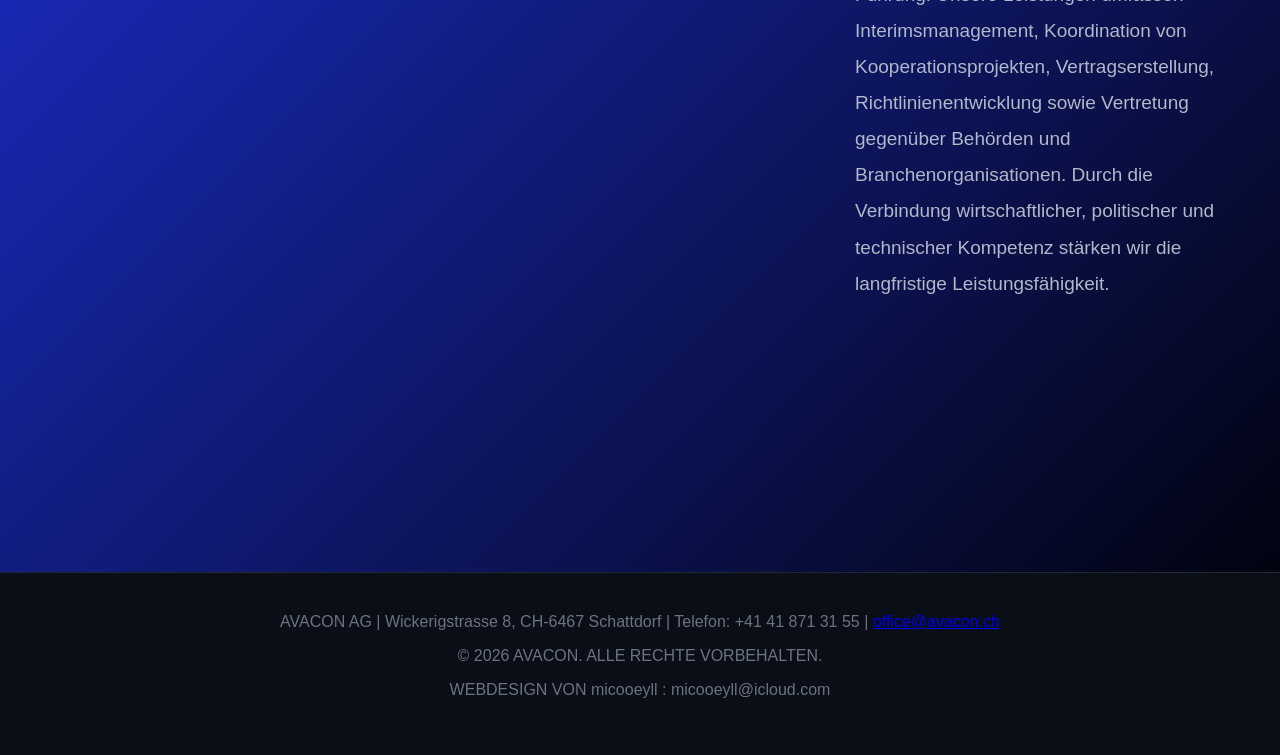
<file: servicesde.html>
<!DOCTYPE html>
<html lang="de">

<head>
    <meta charset="UTF-8">
    <meta name="viewport" content="width=device-width, initial-scale=1.0">
    <title>AVACON | Dienstleistungen</title>
    <link rel="stylesheet" href="style.css">
    <link rel="icon" type="image/png" href="images/logo 2.png">
</head>

<body>

<header>

    <div class="logo-container">
        <img src="images/logo.png" class="logo" alt="AVACON Logo">
    </div>

    <nav class="navbar">
        <div class="menu-toggle" id="menu-toggle">&#9776;</div>

        <ul class="nav-links" id="nav-links">
            <li><a href="indexde.html">Startseite</a></li>
            <li><a href="servicesde.html" class="active">Dienstleistungen</a></li>
            <li><a href="referencesde.html">Referenzen</a></li>
            <li><a href="contactde.html">Kontakt</a></li>
        </ul>
    </nav>

    <div class="lang-switcher">
        <a href="services.html">EN</a> |
        <a href="servicesde.html" class="active">DE</a>
    </div>

</header>


<!-- MAIN CONTENT -->
<main class="services-page">

    <!-- PAGE HEADER -->
    <section class="services-hero">

        <h1 class="services-title">
            DIENSTLEISTUNGEN
        </h1>
        <div class="title-underline"></div>

        <p class="services-subtitle">
            Strategische Beratungs- und Ingenieurdienstleistungen für den Energiesektor.
        </p>

    </section>


    <!-- QUICK LINKS -->

    <section class="services-list">

        <a href="#management">Management</a>

        <a href="#planning">Planung und Bewertungen</a>

        <a href="#market">Strommarkt</a>

        <a href="#renewable">Erneuerbare Energien</a>

        <a href="#municipalities">Gemeinden und kleine Versorgungsunternehmen</a>

    </section>


    <!-- DETAILS -->

    <section class="services-content">

        <!-- 01 -->
        <article class="service-row left" id="management">

            <div class="service-title">

                <span></span>

                <h2>Management</h2>

            </div>

            <div class="service-description">

                <p>
                    Managementberatung mit Schwerpunkt Organisationsentwicklung, strategische Planung und effiziente Geschäftsprozesse. Wir unterstützen Energieversorgungsunternehmen in den Bereichen Change Management, Corporate Governance, Risikomanagement, Projektentwicklung und Führung. Darüber hinaus bieten wir die Einführung individueller Managementsysteme, Unterstützung bei Konzessionen, Executive Search sowie Kommunikationsstrategien für den Energiesektor.
                </p>

            </div>

        </article>


        <!-- 02 -->

        <article class="service-row right" id="planning">

            <div class="service-title">

                <span></span>

                <h2>Planung und Bewertungen</h2>

            </div>

            <div class="service-description">

                <p>
                    Wir bieten professionelle Planungs- und Bewertungsleistungen für komplexe Energieinfrastrukturprojekte. Unsere Kompetenz umfasst Projektmanagement für Umspannwerke und Leitsysteme, Energiedatenmanagement, Wasserkraftentwicklung, Due Diligence, Investitionsbewertungen, Netzanalysen sowie Energieeffizienzprogramme. Durch die Verbindung technischer Expertise mit wirtschaftlicher Analyse unterstützen wir fundierte und nachhaltige Entscheidungen.
                </p>

            </div>

        </article>


        <!-- 03 -->

        <article class="service-row left" id="market">

            <div class="service-title">

                <span></span>

                <h2>Strommarkt</h2>

            </div>

            <div class="service-description">

                <p>
                    Wir unterstützen unsere Kunden bei der erfolgreichen Positionierung im sich wandelnden Strommarkt durch strategische Planung, Energiedatenmanagement und regulatorische Konformität. Unsere Leistungen umfassen Marktstrategien, Energiedatenmanagementsysteme, rechtskonforme Energieverträge sowie Service-Level-Agreements (SLAs).
                </p>

            </div>

        </article>


        <!-- 04 -->

        <article class="service-row right" id="renewable">

            <div class="service-title">

                <span></span>

                <h2>Erneuerbare Energien</h2>

            </div>

            <div class="service-description">

                <p>
                    Wir bieten Ingenieur- und Beratungsleistungen für Projekte im Bereich erneuerbare Energien, darunter Kleinwasserkraftwerke, Photovoltaikanlagen, Windparks und Biogasanlagen. Von Machbarkeitsstudien über die Systemplanung bis hin zu dezentralen Energiekonzepten unterstützen wir nachhaltige und zukunftsorientierte Lösungen.
                </p>

            </div>

        </article>


        <!-- 05 -->

        <article class="service-row left" id="municipalities">

            <div class="service-title">

                <span></span>

                <h2>Gemeinden und kleine Versorgungsunternehmen</h2>

            </div>

            <div class="service-description">

                <p>
                    Wir unterstützen Gemeinden und kleinere Versorgungsunternehmen bei organisatorischen Veränderungen, strategischer Entwicklung und operativer Führung. Unsere Leistungen umfassen Interimsmanagement, Koordination von Kooperationsprojekten, Vertragserstellung, Richtlinienentwicklung sowie Vertretung gegenüber Behörden und Branchenorganisationen. Durch die Verbindung wirtschaftlicher, politischer und technischer Kompetenz stärken wir die langfristige Leistungsfähigkeit.
                </p>
            </div>

        </article>

    </section>

</main>


<footer>

    <div class="footer-content">
        <span>AVACON AG</span>
        <span>|</span>
        <span>Wickerigstrasse 8, CH-6467 Schattdorf</span>
        <span>|</span>
        <span>Telefon: +41 41 871 31 55</span>
        <span>|</span>
        <span><a href="mailto:office@avacon.ch">office@avacon.ch</a></span>
    </div>

    <div class="footer-bottom">
        <p>© 2026 AVACON. ALLE RECHTE VORBEHALTEN.</p>
        <p>WEBDESIGN VON micooeyll : micooeyll@icloud.com</p>
    </div>

</footer>

</body>
</html>
</file>
<file: style.css>
html{
scroll-behavior:smooth;
}

body{

    margin:0;
    padding-top:90px;

    font-family:Arial,sans-serif;
    color:white;

    background:
    radial-gradient(circle at 30% 30%,#2a2f45 0%,transparent 40%),
    linear-gradient(135deg,hsl(226,98%,21%),#2034e7,#000);

}

section{
padding:60px 20px;
text-align:center;
}



.blog-frame-container{
    display:flex;
    align-items:stretch;
    gap:30px;
    background:rgba(15,23,42,.4);
    backdrop-filter:blur(12px);
    padding:24px;
    border-radius:16px;
    border:1px solid rgba(255,255,255,.06);
    max-width:950px;
    margin:30px auto;
    box-sizing:border-box;
    box-shadow:0 10px 30px rgba(0,0,0,.3);
    transition:transform .3s ease,border-color .3s ease;
}

.blog-frame-container:hover{
    transform:translateY(-4px);
    border-color:rgba(255, 255, 255, 0.774);
}

.blog-image-wrapper{
    flex:1;
    min-width:210px;
    max-width:300px;
    height:180px;
    border-radius:10px;
    overflow:hidden;
    border:1px solid rgba(255,255,255,.08);
}

.blog-frame-image{
    width:100%;
    height:100%;
    object-fit:cover;
    object-position:center;
    display:block;
}

.blog-content-wrapper{
    flex:1.5;
    display:flex;
    flex-direction:column;
    justify-content:center;
    text-align:left;
}

.blog-meta-tag{
    align-self:flex-start;
    background:rgba(77,91,247,.15);
    color:#818cf8;
    padding:4px 10px;
    border-radius:6px;
    font-size:.75rem;
    font-weight:600;
    text-transform:uppercase;
    letter-spacing:.5px;
    margin-bottom:12px;
}

.blog-frame-title{
    color:#fff;
    font-size:1.5rem;
    margin:0 0 10px;
    font-weight:700;
    line-height:1.3;
}

.blog-frame-text{
    color:#94a3b8;
    font-size:.95rem;
    line-height:1.6;
    margin:0 0 16px;
}

.section-title{
    text-align:center;
    margin-bottom:50px;
}

.section-title h2{
    font-size:60px;
    color:#fff;
    margin-bottom:10px;
}

.section-title p{
    color:#94a3b8;
}

.title-underline{
    width:90px;
    height:4px;
    background:#4d5bf7;
    margin:15px auto 0;
    border-radius:10px;
}

/* NAVBAR STYLES */


.navbar{

display:flex;
align-items:center;
height:100%;

}

.menu-toggle{
display:none !important;
}

.nav-links{
display:flex !important;
flex-direction:row !important;
list-style:none;
gap:40px;
margin:0;
padding:0;

}

.nav-links.active{
display:flex;
}

.nav-links li{
display:inline-block;
}

.nav-links a{
color:#e2e8f0;
text-decoration:none;
font-size:1.125rem;
font-weight:600;
text-transform:uppercase;
letter-spacing:1px;
transition:color .3s ease;
}

.nav-links a:hover,
.nav-links a.active{
color:#2563eb;
}

.logo-container{

display:flex;
align-items:center;

height:100%;

}

.logo{

height:60px;
width:auto;

display:block;

}

/* ==========================================================================
   2. HEADER & NAVIGASYON (Üst Menü)
   ========================================================================== */
header{

    position:fixed;
    top:0;
    left:0;

    width:100%;
    height:90px;

    display:flex;
    align-items:center;
    justify-content:space-between;

    padding:0 5%;
    box-sizing:border-box;

    background:rgba(11,15,25,.82);
    backdrop-filter:blur(12px);

    z-index:9999;

}


/* Footer artık otomatik olarak en aşağıda kalacak */
footer {
    margin-top: auto; 
    border-top: 1px solid #1f2937;
    padding: 40px 20px;
    background-color: #0a0e17;
    text-align: center;
    color: #6b7280;
}



/* SERVICES*/



.services-page{
    max-width:1200px;
    margin:auto;
    padding:160px 40px 120px;
}

.services-subtitle{
    text-align: center;
    color:#94a3b8;
    line-height:1.8;
    font-size:20px;
}

.services-list{
    display:flex;
    flex-wrap:wrap;
    gap:20px;
    margin-bottom:120px;
    padding-bottom:35px;
    border-bottom:1px solid rgba(255, 255, 255, 0.08);
}

.services-list a{
    color:white;
    text-decoration:none;
    font-size:18px;
    transition:.3s;
    padding: 10px;
}

.services-list a:hover{
    color:#2563eb;
}

.service-row{
    display:flex;
    justify-content:space-between;
    align-items:flex-start;
    gap:120px;
    padding:90px 0;
}

.service-title,
.service-description{
    flex:1;
}

.service-title h2{
    font-size:56px;
    line-height:1.1;
    font-weight:700;
    letter-spacing:-1px;
    margin:0;
}

.service-description p{
    margin:0;
    max-width:620px;
    font-size:19px;
    line-height:1.9;
    color:#aeb9c9;
}

.service-row.right{
    flex-direction:row-reverse;
}

.service-row.right .service-title{
    text-align:right;
}

.service-row.right .service-description{
    display:flex;
    justify-content:flex-start;
}

.service-description p{
    text-align:left;
}

.services-hero{
    font-size: 50px;
    margin-bottom:90px;
}


@media(max-width:900px){

.service-row,
.service-row.right{

    flex-direction:column;
    gap:35px;

}

.services-title{

    font-size:52px;

}

.service-title h2{

    font-size:34px;

}

}


/* ===========================
   CONTACT PAGE
=========================== */

.contact-page{
    max-width:900px;
    margin:0 auto;
    padding:170px 40px 120px;
}

.contact-hero{
    margin-bottom:80px;
}

.contact-title{
    font-size:70px;
    font-weight:700;
    margin-bottom:20px;
}

.contact-subtitle{
    max-width:800px;
    font-size:25px;
    line-height:1.8;
    color:#9ca3af;
}

/* ===================== */

.contact-section{

    padding:60px 0;

    border-top:1px solid rgba(255,255,255,.08);

}

.contact-section:last-of-type{

    border-bottom:1px solid rgba(255,255,255,.08);

}

.contact-grid{
    display:flex;
    justify-content:center;
    margin:70px 0 90px;
}

.contact-card{
    width:100%;
    max-width:750px;

    background:#32548a;
    backdrop-filter:blur(12px);

    border:1px solid rgba(255,255,255,.08);
    border-radius:18px;

    padding:45px 60px;

    box-shadow:0 12px 30px rgba(0,0,0,.25);

    transition:.35s;
}

.contact-card:hover{
    transform:translateY(-5px);
    border-color:rgba(255, 255, 255, 0.925);
}

.contact-label{
    display:block;

    color:#4d5bf7;

    font-size:30px;
    font-weight:700;

    letter-spacing:3px;

    margin-bottom:18px;
}

.contact-card h2{
    margin:0 0 30px;

    font-size:38px;
    color:#fff;
}

.contact-card p{
    margin:18px 0;

    color:#bfc8d7;

    font-size:18px;
    line-height:1.9;
}

.contact-card strong{
    color:#fff;
}

.contact-card a{
    color:#ffffff;
    text-decoration:none;
    transition:.3s;
}

.contact-card a:hover{
    color:#12b4ff;
}

.contact-section h2{

    font-size:50px;

    margin-bottom:25px;

}

.contact-section p{

    font-size:18px;

    line-height:2;

    color:#c6ced9;

}

.contact-section a{

    color:#fff;

    text-decoration:none;

    transition:.3s;

}

.contact-bottom{
    text-align:center;

    max-width:850px;

    margin:120px auto 80px;

    padding:60px 40px;

    border-top:1px solid rgba(255,255,255,.08);
}

.contact-bottom h2{
    font-size:48px;

    margin-bottom:25px;

    color:#fff;

    font-weight:700;
}

.contact-bottom p{
    color:#9ca3af;

    font-size:20px;

    line-height:1.8;

    max-width:650px;

    margin:0 auto;
}
/* =========================
   PARTNERS
========================= */
.contact-section{

    margin-top:90px;

}

.partner-card{

    display:flex;

    align-items:center;

    gap:35px;

    background:#416db4;

    border:1px solid rgba(78, 64, 64, 0.08);

    border-radius:14px;

    padding:25px 30px;

    margin-bottom:25px;

    transition:.35s;

}

.partner-card:hover{

    border-color:#dfe7ff;

    transform:translateY(-4px);

    box-shadow:0 12px 30px rgba(36,92,255,.15);

}

.partner-logo{

    width:250px;

    min-width:250px;

    display:flex;

    justify-content:center;

    align-items:center;

}

.partner-logo img{

    width:250px;

    max-height:120px;

    object-fit:contain;

}

.partner-content{

    flex:1;

}

.partner-content h3{

    color:#fff;

    font-size:24px;

    margin-bottom:12px;

}

.partner-content p{

    color:#b7c0cf;

    line-height:1.8;

    margin-bottom:10px;

}

.partner-content a{

    color:#d5def0;

    text-decoration:none;

    transition:.3s;

}

.partner-content a:hover{

    color:#12b4ff;

}

@media(max-width:850px){

.partner-card{

    flex-direction:column;

    text-align:center;

}

.partner-logo{

    width:100%;

}

.partner-logo img{

    width:140px;

}

}

/* ===================================================
   HERO
=================================================== */

.hero{

    position:relative;

    width:100%;

    height:100vh;

    overflow:hidden;

}

.hero-video{

    position:absolute;

    inset:0;

    width:100%;

    height:100%;

    object-fit:cover;

    object-position:center;

}

.hero-overlay{

    position:absolute;

    inset:0;

    background:linear-gradient(
        rgba(5,15,40,.45),
        rgba(5,15,40,.55)
    );

    z-index:2;

}

.hero-content{

    position:relative;

    z-index:3;

    height:100%;

    display:flex;

    flex-direction:column;

    justify-content:center;

    align-items:center;

    text-align:center;

    padding:0 20px;

}

.hero-content h1{

    margin:0;

    font-size:110px;

    font-weight:800;

    color:#fff;

    letter-spacing:8px;

}

.hero-content h2{

    margin:15px 0 35px;

    font-size:42px;

    font-weight:300;

    letter-spacing:10px;

    color:#dce6ff;

}

.hero-content p{

    max-width:820px;

    font-size:23px;

    line-height:1.8;

    color:#d5dceb;

}

.scroll-btn{

    margin-top:50px;

    padding:16px 38px;

    border:2px solid white;

    color:white;

    text-decoration:none;

    font-size:18px;

    font-weight:600;

    border-radius:50px;

    transition:.35s;

}

.scroll-btn:hover{

    background:white;

    color:#0b1838;

}

/* ===================================================
   HOME SERVICES
=================================================== */

.home-services,
.home-references,
.home-contact{

    display:flex;
    justify-content:center;
    align-items:center;

    width:100%;

    padding:120px 5%;

    box-sizing:border-box;

}
.preview-box{

    width:100%;
    max-width:1100px;

    margin:0 auto;

    padding:90px 80px;

    background:rgba(18,28,80,.78);

    border-radius:28px;

    text-align:center;

    backdrop-filter:blur(10px);

}

.preview-box:hover{

    transform:translateY(-8px);

    border-color:#4d5bf7;

    box-shadow:0 20px 45px rgba(0,0,0,.35);

}

.preview-box span{

    color:#4d5bf7;

    font-size:15px;

    font-weight:700;

    letter-spacing:5px;

}

.preview-box h2{

    margin:20px 0;

    font-size:58px;

    color:white;

}

.preview-box p{

    max-width:650px;
    margin:20px auto 35px;

    text-align:center;

    line-height:1.8;

    color:#bfc7d5;

}

.preview-box a{

    display:inline-block;

    margin-top:35px;

    color:white;

    text-decoration:none;

    font-weight:700;

    letter-spacing:2px;

    transition:.3s;

}

.preview-box a:hover{

    color:#4d5bf7;

    transform:translateX(10px);

}

/* ==========================================
   SCROLL REVEAL
========================================== */

.reveal{

    opacity:0;

    transform:translateY(80px);

    transition:
        opacity .8s ease,
        transform .8s ease;

}

.reveal.active{

    opacity:1;

    transform:translateY(0);

}


/* INDEX'S NAV */

header.hidden-nav{

    transform:translateY(-100%);

    opacity:0;

}

header.show-nav{

    transform:translateY(0);

    opacity:1;

}

header{

    transition:
        transform .45s ease,
        opacity .45s ease;

}

body.home-page{

    padding-top:0;

}

html,
body{

    width:100%;
    overflow-x:hidden;

}

/* ===========================
   LANGUAGE SWITCHER
=========================== */

.lang-switcher{

    display:flex;
    align-items:center;
    gap:8px;

    font-size:15px;
    font-weight:600;
    letter-spacing:1px;

}

.lang-switcher a{

    color:#9ca3af;
    text-decoration:none;

    padding:6px 10px;

    border-radius:8px;

    transition:.3s ease;

}

.lang-switcher a:hover{

    color:#fff;

    background:rgba(255,255,255,.08);

}

.lang-switcher a.active{

    color:#fff;

    background:#245cff;

    box-shadow:0 0 15px rgba(36,92,255,.45);

}
</file>
